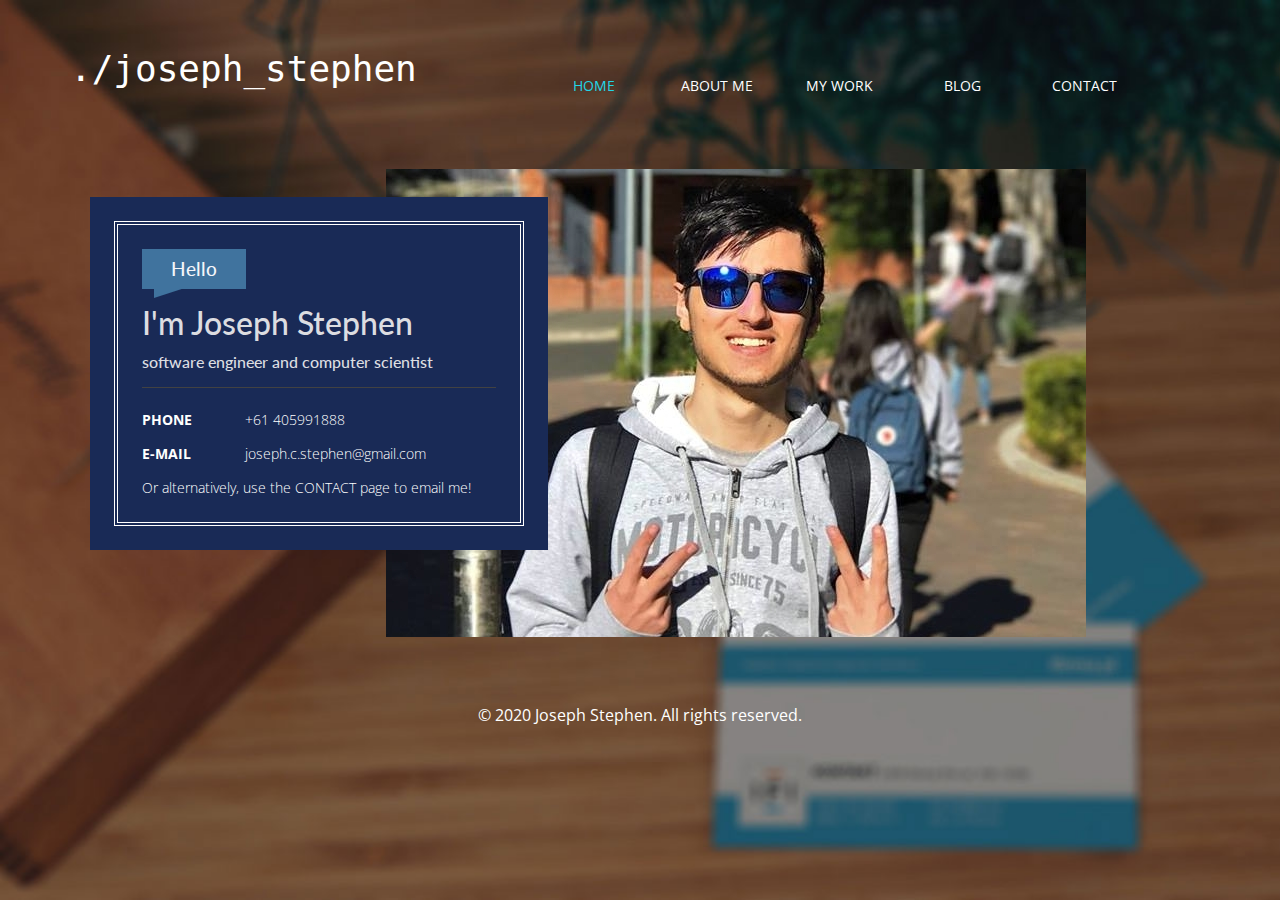
<file: index.html>
<!DOCTYPE html>
<html>
<head>
<!-- TODO: Implement Do Not Track (DNT) feature for script below -->
<!-- Global site tag (gtag.js) - Google Analytics -->
<script async src="https://www.googletagmanager.com/gtag/js?id=UA-131574508-1"></script>
<script>
  window.dataLayer = window.dataLayer || [];
  function gtag(){dataLayer.push(arguments);}
  gtag('js', new Date());

  gtag('config', 'UA-131574508-1');
</script>

<title>Home - Joseph Stephen</title>
<!-- for-mobile-apps -->
<meta name="viewport" content="width=device-width, initial-scale=1">
<meta http-equiv="Content-Type" content="text/html; charset=utf-8" />
<meta name="description" content="Personal website and InfoSec blog of young Australian computer scientist and software engineer, Joseph Stephen." />
<meta name="keywords" content="software,software engineer,australian,australia,information security,infosec,hacking,resume,cv,computers,science,computer science,coding,programming,engineering,young,blog,programmer" />
<meta name="author" content="Joseph Stephen" />
<script type="application/x-javascript"> addEventListener("load", function() { setTimeout(hideURLbar, 0); }, false);
		function hideURLbar(){ window.scrollTo(0,1); } </script>
<!-- //for-mobile-apps -->
<link href="css/bootstrap.css" rel="stylesheet" type="text/css" media="all" />
<link href="css/style.css" rel="stylesheet" type="text/css" media="all" />
<link rel="stylesheet" href="css/swipebox.css">
<!-- js -->
<script type="text/javascript" src="js/jquery-2.1.4.min.js"></script>
<!-- //js -->
<link href='//fonts.googleapis.com/css?family=Lato:400,100,100italic,300,300italic,400italic,700,700italic,900,900italic' rel='stylesheet' type='text/css'>
<link href='//fonts.googleapis.com/css?family=Open+Sans:400,300,300italic,400italic,600,600italic,700,700italic,800,800italic' rel='stylesheet' type='text/css'>
<!-- icons -->
<link rel="apple-touch-icon" sizes="180x180" href="apple-touch-icon.png">
<link rel="icon" type="image/png" sizes="32x32" href="favicon-32x32.png">
<link rel="icon" type="image/png" sizes="16x16" href="favicon-16x16.png">
<link rel="manifest" href="site.webmanifest">
<link rel="shortcut icon" type="image/png" href="favicon.ico"/>
<!-- //icons -->
</head>

<body>
	<div class="banner_body">
		<div class="container">
			<div class="w3ls_logo_nav">
				<div class="w3ls_logo_nav_right">
					<div class="sap_tabs">
						<div class="w3ls_logo_nav_left">
							<h1><a href="index.html">./joseph_stephen</a></h1>
						</div>
						<div id="horizontalTab" style="display: block; width: 100%; margin: 0px;">
							<div class="resp-tabs-container">

								<ul class="resp-tabs-list">
									<li class="resp-tab-item" aria-controls="tab_item-1" id="tab_item-1">Home</li>
									<li class="resp-tab-item" aria-controls="tab_item-2" id="tab_item-2">About Me</li>
									<li class="resp-tab-item" aria-controls="tab_item-3" id="tab_item-3">My Work</li>
									<li class="resp-tab-item" aria-controls="tab_item-4" id="tab_item-4">Blog</li>
									<li class="resp-tab-item" aria-controls="tab_item-5" id="tab_item-5">Contact</li>
								</ul>
								<div class="tab-1 resp-tab-content" aria-labelledby="tab_item-1">
				<!-- home -->
									<div class="wthree_tab_content">
										<img src="images/banner.jpg" alt=" " class="img-responsive" />
										<div class="wthree_tab_content_pos1">
											<ul>
												<!-- <li><a href="https://www.facebook.com/jcst0" class="facebook"></a></li>
												<li><a href="https://twitter.com/jcst_" class="twitter"></a></li> -->
											</ul>
										</div>
										<div class="wthree_tab_content_pos">
											<div class="wthree_tab_content_pos_grid">
												<h2>Hello</h2>
												<h3>I'm Joseph Stephen</h3>
												<h6>software engineer and computer scientist</h6>
												<ul class="address">
													<li>
														<ul class="address-text">
															<li><b>PHONE </b></li>
															<li>+61 405991888</li>
														</ul>
													</li>
													<li>
														<ul class="address-text">
															<li><b>E-MAIL </b></li>
															<li><a href="mailto:joseph.c.stephen@gmail.com">joseph.c.stephen<span style="display:none">goawayspammers></span>@gmail.com</a></li>
															<!-- TODO: Implement https://stackoverflow.com/a/23256093/3924471 to fix mailto address spam -->
															<li>Or alternatively, use the CONTACT page to email me!<li>
														</ul>
													</li>
												</ul>
											</div>
										</div>
									</div>
				<!-- //home -->
								</div>
								<div class="tab-2 resp-tab-content" aria-labelledby="tab_item-2">
				<!-- about -->
									<div class="agile_about">
										<div class="agile_about_pos">
											<img src="images/1.png" alt=" " class="img-responsive" />
										</div>
									</div>
									<div class="agileits_agile_about">
										<h3>About Me</h3>
										<div class="col-md-6 agileits_agile_about_left">
											<p>Australian computer science student studying at The University of Sydney.
											   21 years old and passionate about everything IT, hardware and software.
											   My main hobby is back-end developing and IT security. I love coding and building things, but I also love breaking things.
											   Hacking is something I've been doing since the early days of high school and having done a course in IT security
											 	 at my University (and achieving high marks!), I've decided to start a blog about everything infosec,
											   right here on my personal piece of internet real estate. Hope you enjoy reading!</p>
										</div>
										<div class="col-md-6 agileits_agile_about_right">
											<h4>“If you can't explain it simply, you don't understand it well enough.” - Albert Einstein</h4>
											<h5><a href="https://twitter.com/realDonaldTrump/status/499601930453524481">thank u donald</a></h5>
										</div>
										<div class="clearfix"> </div>
										<div class="agileits_skills_grids">
											<div class="col-md-6 agileits_skills_grid">
												<div class="skills">
													<div class="skill1" style="width:95%"> </div>
													<div class="bar">
														<p>Python</p>
													</div>
												</div>
												<div class="skills skills1">
													<div class="skill3" style="width:85%"> </div>
													<div class="bar">
														<p>Java</p>
													</div>
												</div>
												<div class="skills skills2">
													<div class="skill4" style="width:70%"> </div>
													<div class="bar">
														<p>C</p>
													</div>
												</div>
												<div class="skills skills3">
													<div class="skill5" style="width:50%"> </div>
													<div class="bar">
														<p>HTML/CSS/JS</p>
													</div>
												</div>
											</div>
											<div class="col-md-6 agileits_skills_grid">
												<div class="skills">
													<div class="skill1" style="width:75%"> </div>
													<div class="bar">
														<p>Unix</p>
													</div>
												</div>
												<div class="skills skills1">
													<div class="skill3" style="width:65%"> </div>
													<div class="bar">
														<p>Git</p>
													</div>
												</div>
												<div class="skills skills2">
													<div class="skill4" style="width:80%"> </div>
													<div class="bar">
														<p>CRM Developer</p>
													</div>
												</div>
												<div class="skills skills3">
													<div class="skill5" style="width:90%"> </div>
													<div class="bar">
														<p>Software Testing</p>
													</div>
												</div>
											</div>
											<div class="clearfix"> </div>
										</div>
									</div>
				<!-- //about -->
								</div>
								<div class="tab-3 resp-tab-content" aria-labelledby="tab_item-3">
				<!-- work -->
									<div class="agile_about">
										<div class="agile_about_pos">
											<img src="images/1.png" alt=" " class="img-responsive" />
										</div>
									</div>
									<div class="agileits_agile_about">
										<h3>My Work</h3>
										<h2>Under Construction! Will be arriving very soon! :)</h2>
										<div class="agileits_agile_about_portfolio">
											<div class="clearfix"> </div>
										</div>
										<!-- swipe box js -->
										<script src="js/jquery.swipebox.min.js"></script>
											<script type="text/javascript">
												jQuery(function($) {
													$(".swipebox").swipebox();
												});
										</script>
										<!-- //swipe box js -->
									</div>
				<!-- //work -->
								</div>
								<div class="tab-4 resp-tab-content" aria-labelledby="tab_item-4">
				<!-- blog -->
									<div class="agile_about">
										<div class="agile_about_pos">
											<img src="images/1.png" alt=" " class="img-responsive" />
										</div>
									</div>
									<div class="agileits_agile_about">
										<h3>Blog</h3>

										<div class="agileits_agile_about_blog">
											<div class="col-md-6 agileits_agile_about_blog_left">
												<div class="agile_about_blog_left_grid">
													<a href="#" data-toggle="modal" data-target="#myModal"><img src="images/8.jpg" alt=" " class="img-responsive" /></a>
													<div class="agile_about_blog_left_grid_pos">
														<ul>
															<li>05</li>
															<li>April, 2020</li>
														</ul>
													</div>
												</div>
											</div>
											<div class="col-md-6 agileits_agile_about_blog_right">
												<div class="agile_about_blog_right_grid">
													<div class="agile_model">
														<a href="#" data-toggle="modal" data-target="#myModal">RSA Cryptosystem and Prime Numbers</a>
													</div>
													<div class="agile_about_blog_right_grid_list">
														<ul>
															<li><span class="glyphicon glyphicon-user" aria-hidden="true"></span><a href="#">Joseph</a></li>
															<li><span class="glyphicon glyphicon-envelope" aria-hidden="true"></span><a href="#">0 Comments (still making a comment system)</a></li>
														</ul>
													</div>
													<p>Still writing this blog! Will be arriving very soon :)</p>
												</div>
											</div>
											<div class="clearfix"> </div>
										</div>
										<div class="modal video-modal fade" id="myModal" tabindex="-1" role="dialog" aria-labelledby="myModal">
											<div class="modal-dialog" role="document">
												<div class="modal-content">
													<div class="modal-header">
														RSA Cryptosystem and Prime Numbers
														<button type="button" class="close" data-dismiss="modal" aria-label="Close"><span aria-hidden="true">&times;</span></button>
													</div>
													<section>
														<div class="modal-body">
															<img src="images/8.jpg" alt=" " class="img-responsive" />
															<p>Still writing this blog! Will be arriving very soon :)</i></p>
														</div>
													</section>
												</div>
											</div>
										</div>
										</div>
									</div>
				<!-- //blog -->
								</div>
								<div class="tab-5 resp-tab-content" aria-labelledby="tab_item-5">
				<!-- contact -->
				<script src="https://www.google.com/recaptcha/api.js" async defer></script>
									<div class="agile_about">
										<div class="agile_about_pos">
											<img src="images/1.png" alt=" " class="img-responsive" />
										</div>
									</div>
									<div class="agileits_agile_about">
										<h3>Contact Me</h3>
										<div class="agileits_agile_about_mail">
											<form action="https://usebasin.com/f/7df89d0fc5c7" method="post">
												<div class="col-md-6 agileits_agile_about_mail_left">
													<input type="text" id="name" name="Name" placeholder="Name" required="">
													<input type="text" id="subject" name="Subject" placeholder="Subject" required="">
												</div>
												<div class="col-md-6 agileits_agile_about_mail_left">
													<input type="email" id="email" name="Email" placeholder="Email" required="">
													<input type="text" id="phone" name="Phone" placeholder="Phone">
												</div>
												<div class="clearfix"> </div>
												<textarea name="Message" id="message" placeholder="Message..." required=""></textarea>
												<div class="g-recaptcha" data-sitekey="6Lew3SMUAAAAAJ82QoS7gqOTkRI_dhYrFy1f7Sqy"></div>
												<input type="submit" value="Submit">
											</form>
										</div>
									</div>
									<div class="w3agile_map">
										<iframe src="https://www.google.com/maps/embed?pb=!1m18!1m12!1m3!1d3312.0422320154676!2d151.185834532329!3d-33.88856616813313!2m3!1f0!2f0!3f0!3m2!1i1024!2i768!4f13.1!3m3!1m2!1s0x6b12b1d4ab9ef1d9%3A0x1d017d69037a07c0!2sThe+University+of+Sydney!5e0!3m2!1sen!2sau!4v1546010359090" style="border:0"></iframe>
										<div class="agileinfo_map_color">
											<div class="agileinfo_map_color_grid">
												<div class="col-md-4 agileinfo_map_color_grid_left">
													<h4><span class="glyphicon glyphicon-map-marker" aria-hidden="true"></span>Address</h4>
													<p>lol, not yet</p>
												</div>
												<div class="col-md-4 agileinfo_map_color_grid_left">
													<h4><span class="glyphicon glyphicon-envelope" aria-hidden="true"></span>Mail Me</h4>
													<p><a href="mailto:joseph.c.stephen@gmail.com"> joseph.c.stephen<span style="display:none">goawayspammers></span>@gmail.com</a></p>
													<!-- TODO: Implement https://stackoverflow.com/a/23256093/3924471 to fix mailto address spam -->
												</div>
												<div class="col-md-4 agileinfo_map_color_grid_left">
													<h4><span class="glyphicon glyphicon-earphone" aria-hidden="true"></span>Phone</h4>
													<p>+61 405991888</p>
												</div>
												<div class="clearfix"> </div>
											</div>
										</div>
									</div>
								</div>
			<!-- //contact -->
							</div>
						</div>

					</div>
					<script src="js/easyResponsiveTabs.js" type="text/javascript"></script>
						<script type="text/javascript">
							$(document).ready(function () {
								$('#horizontalTab').easyResponsiveTabs({
									type: 'default', //Types: default, vertical, accordion
									width: 'auto', //auto or any width like 600px
									fit: true   // 100% fit in a container
								});
							});
						</script>
				</div>
				<div class="clearfix"> </div>
			</div>
			<div class="agileits_copyright">
				<p>© 2020 Joseph Stephen. All rights reserved.</a></p>
			</div>
		</div>
	</div>
<!-- for bootstrap working -->
<script src="js/bootstrap.js"></script>
<!-- //for bootstrap working -->
</body>
</html>
</file>
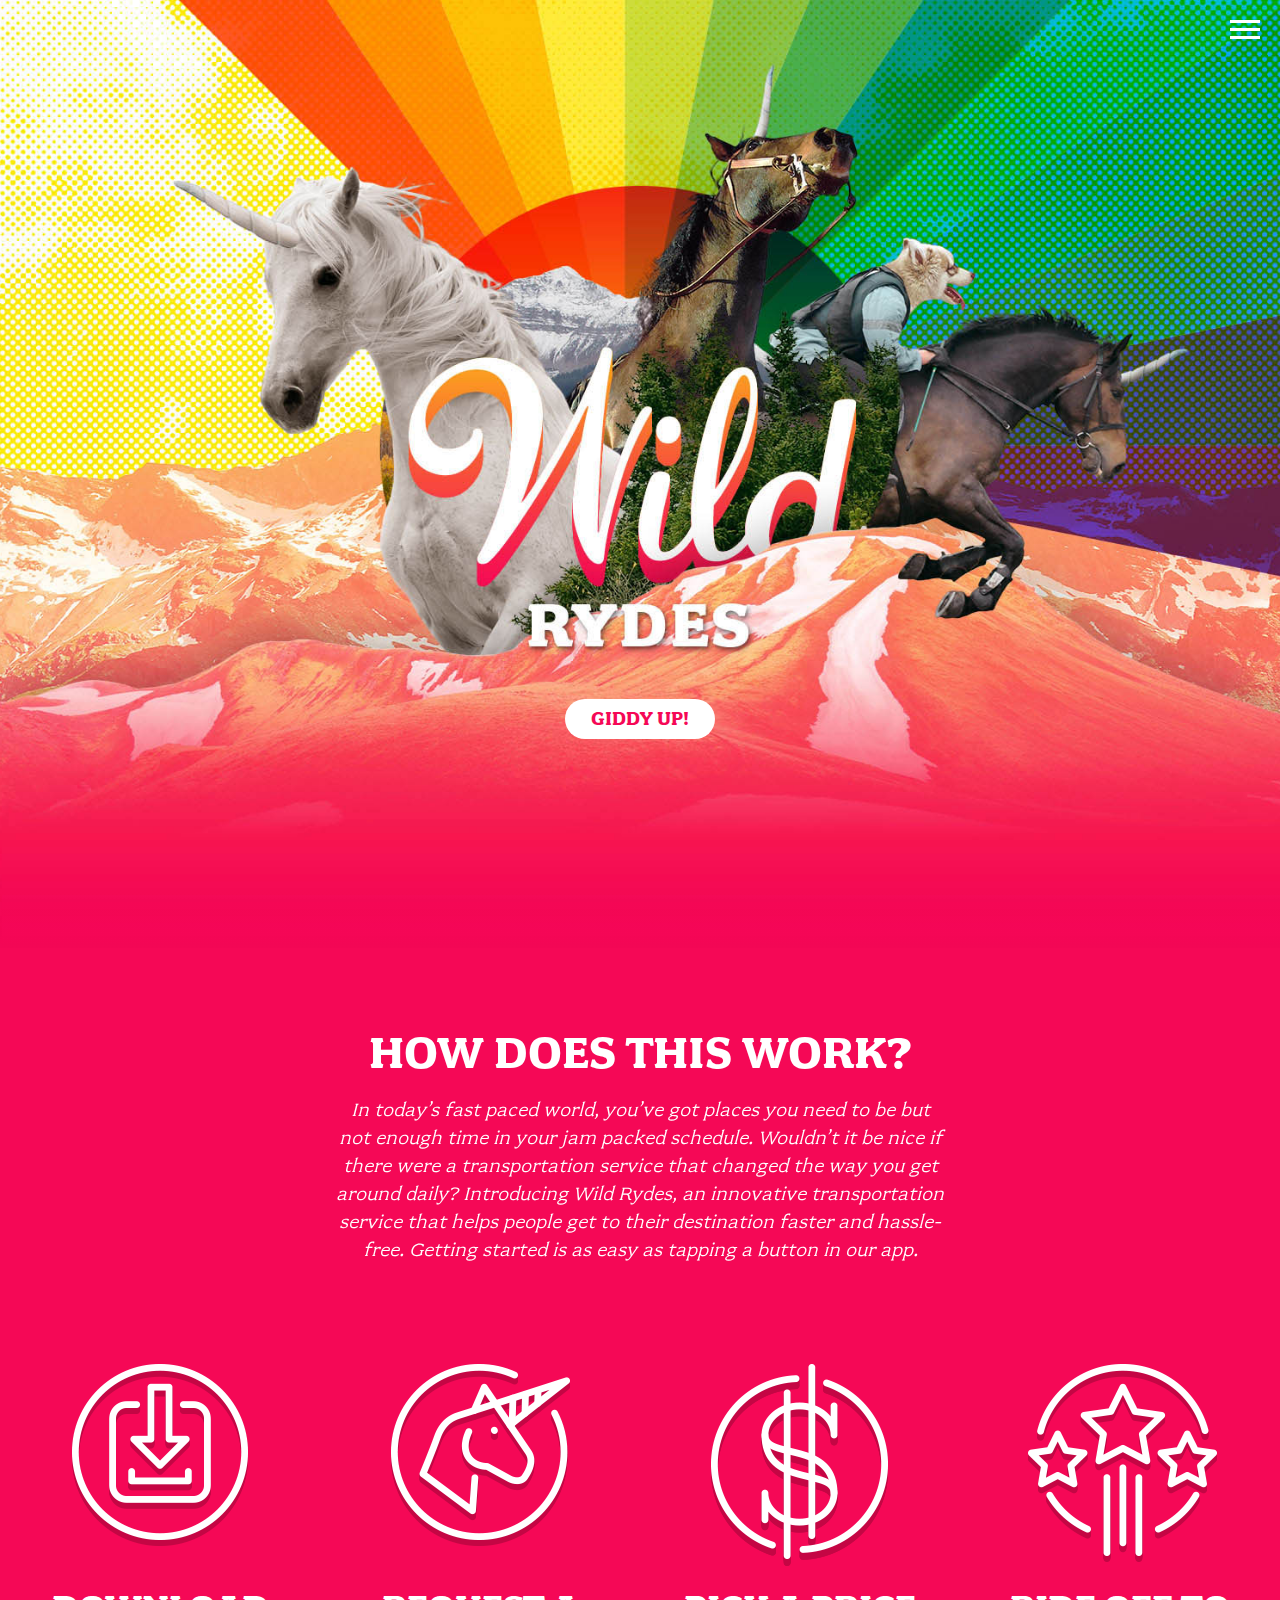
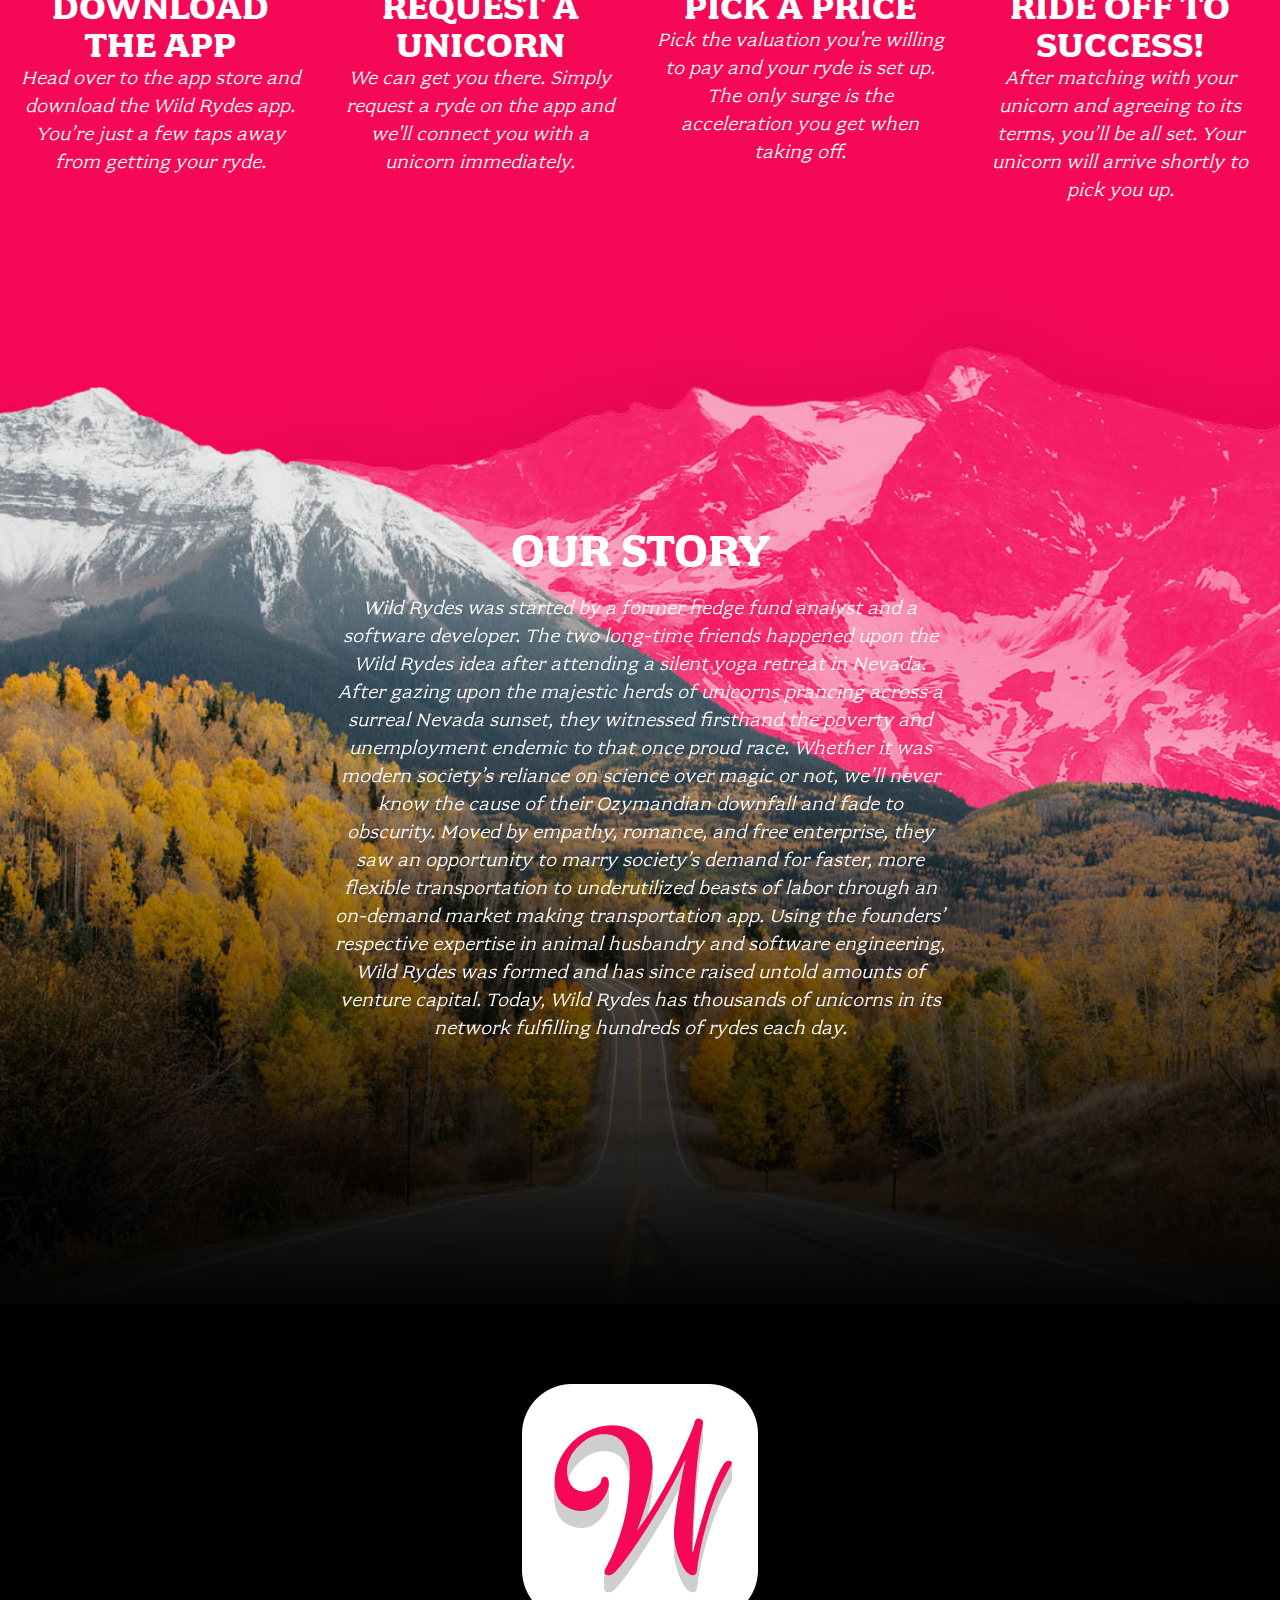
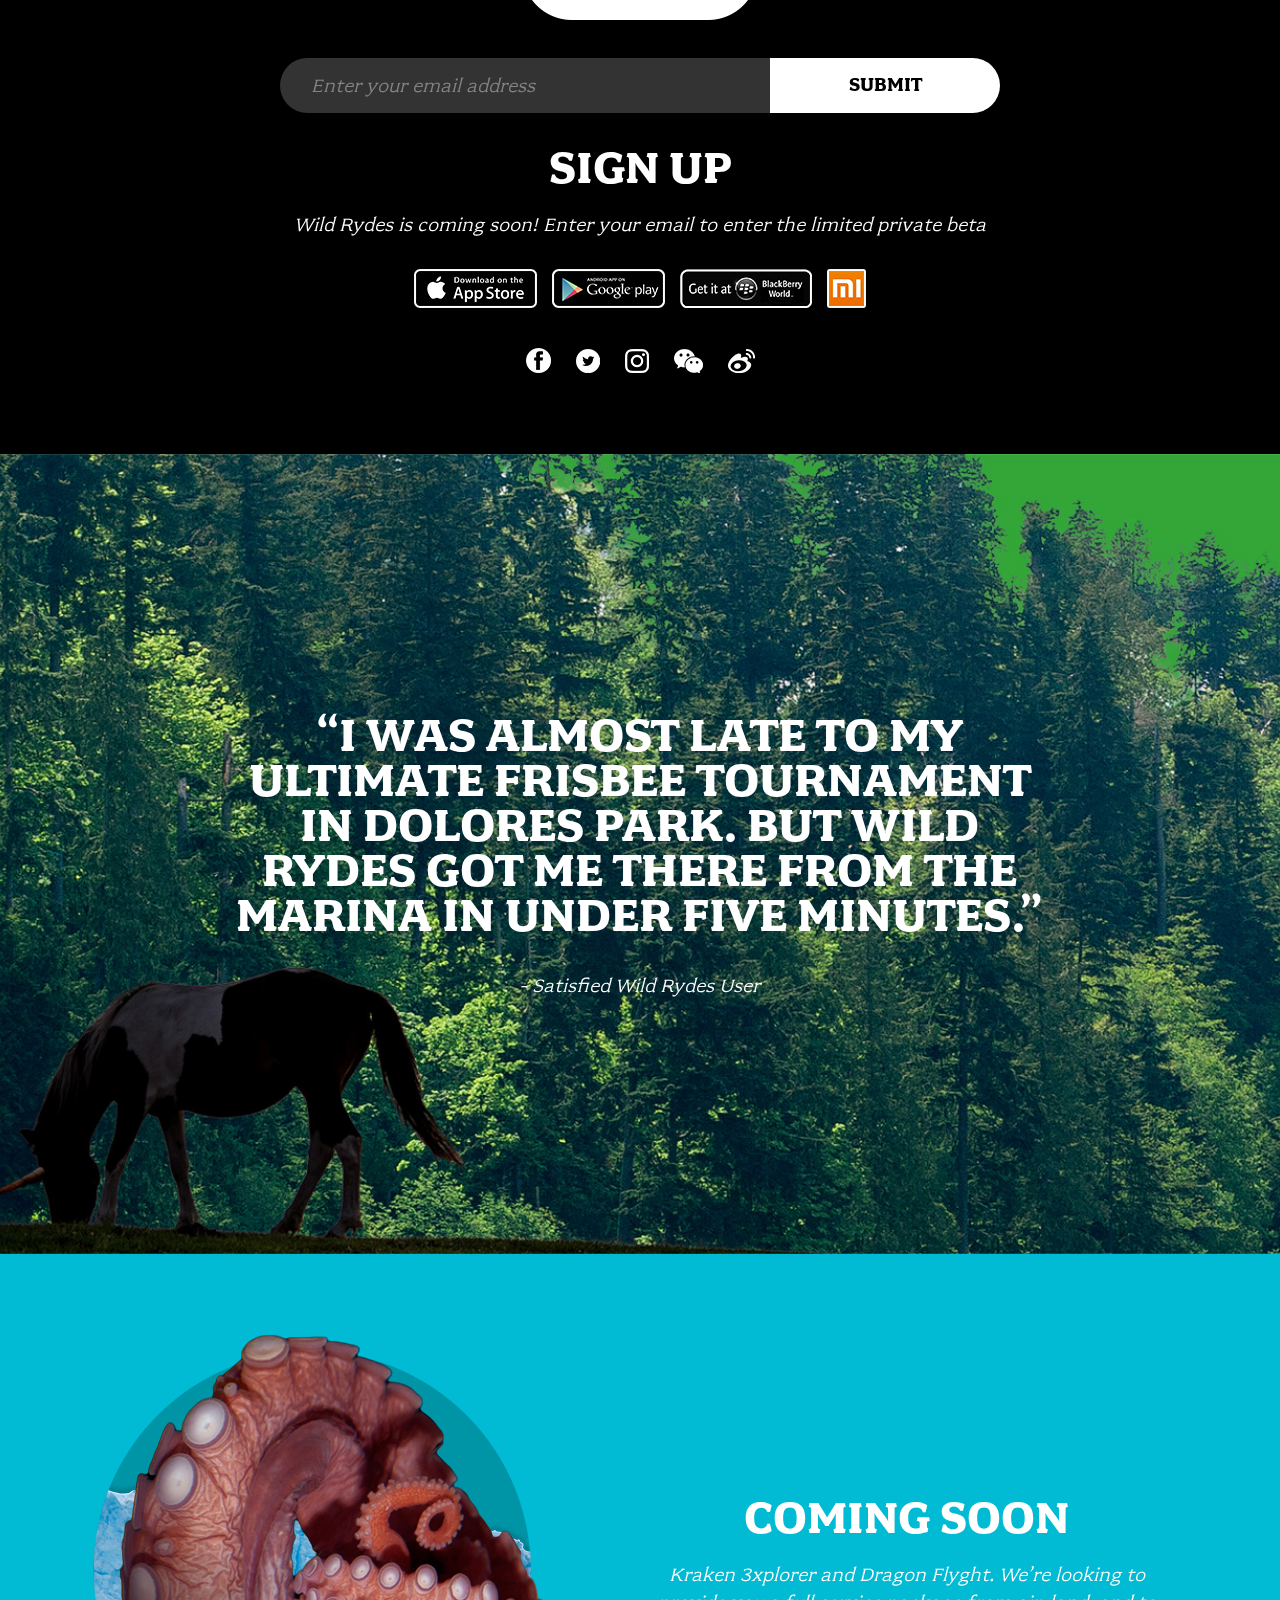
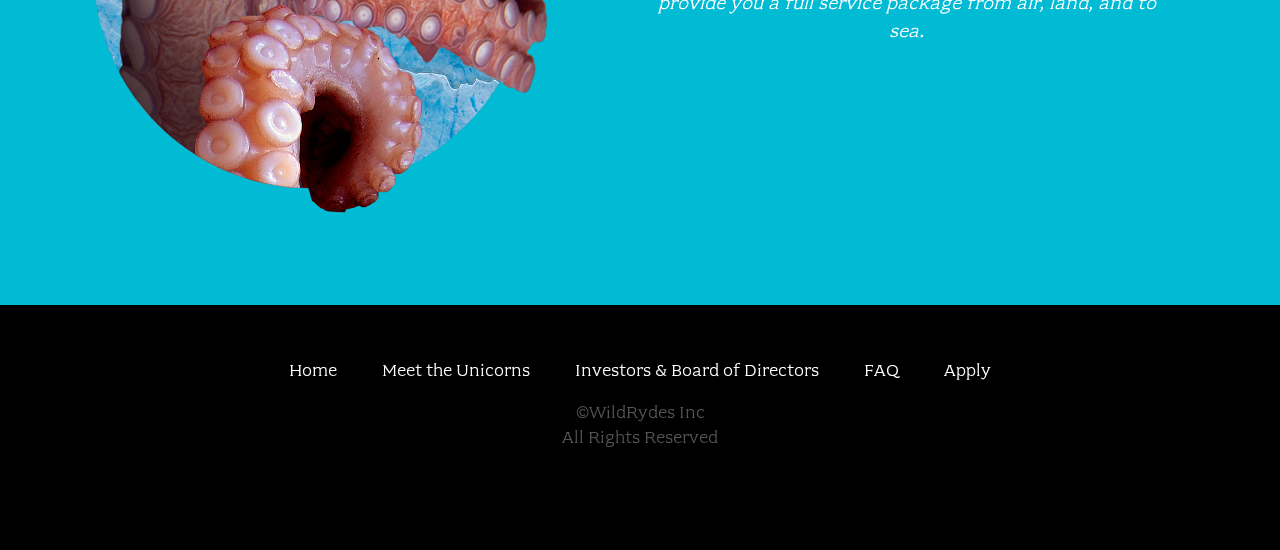
<file: aws/index.html>
<!doctype html>
<html class="no-js" lang="">
<head>
  <meta charset="utf-8">
  <meta name="description" content="">
  <meta name="viewport" content="width=device-width, initial-scale=1">
  <title>Wild Rydes</title>

  <link rel="stylesheet" href="css/font.css">
  <link rel="stylesheet" href="css/main.css">

  <script src="js/vendor/modernizr.js"></script>
</head>
<body class="page-home">

  <header class="site-header">
    <h1 class="title">Wild Rydes</h1>
    <nav class="site-nav">
      <ul>
        <li><a href="index.html">Home</a></li>
        <li><a href="unicorns.html">Meet the Unicorns</a></li>
        <li><a href="investors.html">Investors &amp; Board of Directors</a></li>
        <li><a href="faq.html">FAQ</a></li>
        <li><a href="apply.html">Apply</a></li>
      </ul>
    </nav>
    <button type="button" class="btn-menu"><span>Menu</span></button>
    <a class="home-button" href="register.html">Giddy Up!</a>
  </header>

  <section class="home-about">
    <div class="row column large-9 xlarge-6 xxlarge-4">
      <h2 class="section-title">How Does This Work?</h2>
      <p class="content">
        In today’s fast paced world, you’ve got places you need to be but not enough time in your jam packed schedule. Wouldn’t it be nice if there were a transportation service that changed the way you get around daily? Introducing Wild Rydes, an innovative transportation service that helps people get to their destination faster and hassle-free. Getting started is as easy as tapping a button in our app.
      </p>
    </div>

    <div class="row medium-up-2 large-up-4">
      <div class="column">
        <div class="home-about-block">
          <h3 class="title icon-download">Download The App</h3>
          <p class="content">Head over to the app store and download the Wild Rydes app. You’re just a few taps away from getting your ryde.</p>
        </div>
      </div>

      <div class="column">
        <div class="home-about-block">
          <h3 class="title icon-unicorn">Request A Unicorn</h3>
          <p class="content">We can get you there. Simply request a ryde on the app and we'll connect you with a unicorn immediately.</p>
        </div>
      </div>

      <div class="column">
        <div class="home-about-block">
          <h3 class="title icon-price">Pick A Price</h3>
          <p class="content">Pick the valuation you're willing to pay and your ryde is set up. The only surge is the acceleration you get when taking off.</p>
        </div>
      </div>

      <div class="column">
        <div class="home-about-block">
          <h3 class="title icon-success">Ride Off To Success!</h3>
          <p class="content">After matching with your unicorn and agreeing to its terms, you’ll be all set. Your unicorn will arrive shortly to pick you up.</p>
        </div>
      </div>
    </div>
  </section>

  <section class="home-story">
    <div class="row column large-9 xlarge-6 xxlarge-4">
      <h2 class="section-title">Our Story</h2>
      <p class="content">
        Wild Rydes was started by a former hedge fund analyst and a software developer. The two long-time friends happened upon the Wild Rydes idea after attending a silent yoga retreat in Nevada. After gazing upon the majestic herds of unicorns prancing across a surreal Nevada sunset, they witnessed firsthand the poverty and unemployment endemic to that once proud race. Whether it was modern society’s reliance on science over magic or not, we’ll never know the cause of their Ozymandian downfall and fade to obscurity. Moved by empathy, romance, and free enterprise, they saw an opportunity to marry society’s demand for faster, more flexible transportation to underutilized beasts of labor through an on-demand market making transportation app. Using the founders’ respective expertise in animal husbandry and software engineering, Wild Rydes was formed and has since raised untold amounts of venture capital. Today, Wild Rydes has thousands of unicorns in its network fulfilling hundreds of rydes each day.
      </p>
    </div>
  </section>

  <section class="home-sign-up">
    <div class="row column">
      <img class="icon-w" src="images/wr-home-W.png">

      <form onsubmit="javascript:void(0);">
        <input type="email" placeholder="Enter your email address">
        <button type="button">Submit</button>
      </form>

      <h2 class="section-title">Sign Up</h2>

      <p class="content">Wild Rydes is coming soon! Enter your email to enter the limited private beta</p>

      <div class="apps">
        <a class="app-icon" href=""><img src="images/wr-home-apple.png"></a>
        <a class="app-icon" href=""><img src="images/wr-home-google.png"></a>
        <a class="app-icon" href=""><img src="images/wr-home-blackberry.png"></a>
        <a class="app-icon" href=""><img src="images/wr-home-Xiaomi.png"></a>
      </div>

      <div class="social">
        <a class="icon-fb" href="">Facebook</a>
        <a class="icon-tw" href="">Twitter</a>
        <a class="icon-ig" href="">Instagram</a>
        <a class="icon-wc" href="">Wechat</a>
        <a class="icon-wb" href="">Weibo</a>
      </div>
    </div>
  </section>

  <section class="home-quote">
    <div class="row column medium-8 xxlarge-6">
      <div class="quote-wrap">
        <div class="quote">
          “I was almost late to my ultimate frisbee tournament in DOLORES park. But Wild Rydes Got me there from the marina in under five minutes.”
        </div>
        <div class="quoter">- Satisfied Wild Rydes User</div>
      </div>
    </div>
  </section>

  <section class="kraken-callout">
    <div class="row">
      <div class="columns medium-6 xxlarge-4 xxlarge-offset-2">
        <img src="images/wr-home-kraken.png">
      </div>

      <div class="columns medium-6 xlarge-5 xxlarge-4">
        <h4 class="title">Coming Soon</h4>
        <p class="content">
          Kraken 3xplorer and Dragon Flyght. We’re looking to provide you a full service package from air, land, and to sea.
        </p>
      </div>
    </div>
  </section>

  <footer class="site-footer">
    <div class="row column">
      <nav class="footer-nav">
        <ul>
          <li><a href="index.html">Home</a></li>
          <li><a href="unicorns.html">Meet the Unicorns</a></li>
          <li><a href="investors.html">Investors & Board of Directors</a></li>
          <li><a href="faq.html">FAQ</a></li>
          <li><a href="apply.html">Apply</a></li>
        </ul>
      </nav>
    </div>

    <div class="row column">
      <div class="footer-legal">
        &copy;WildRydes Inc<br>
        All Rights Reserved
      </div>
    </div>
  </footer>

  <script src="js/vendor.js"></script>

  <script src="js/main.js"></script>
</body>
</html>
</file>
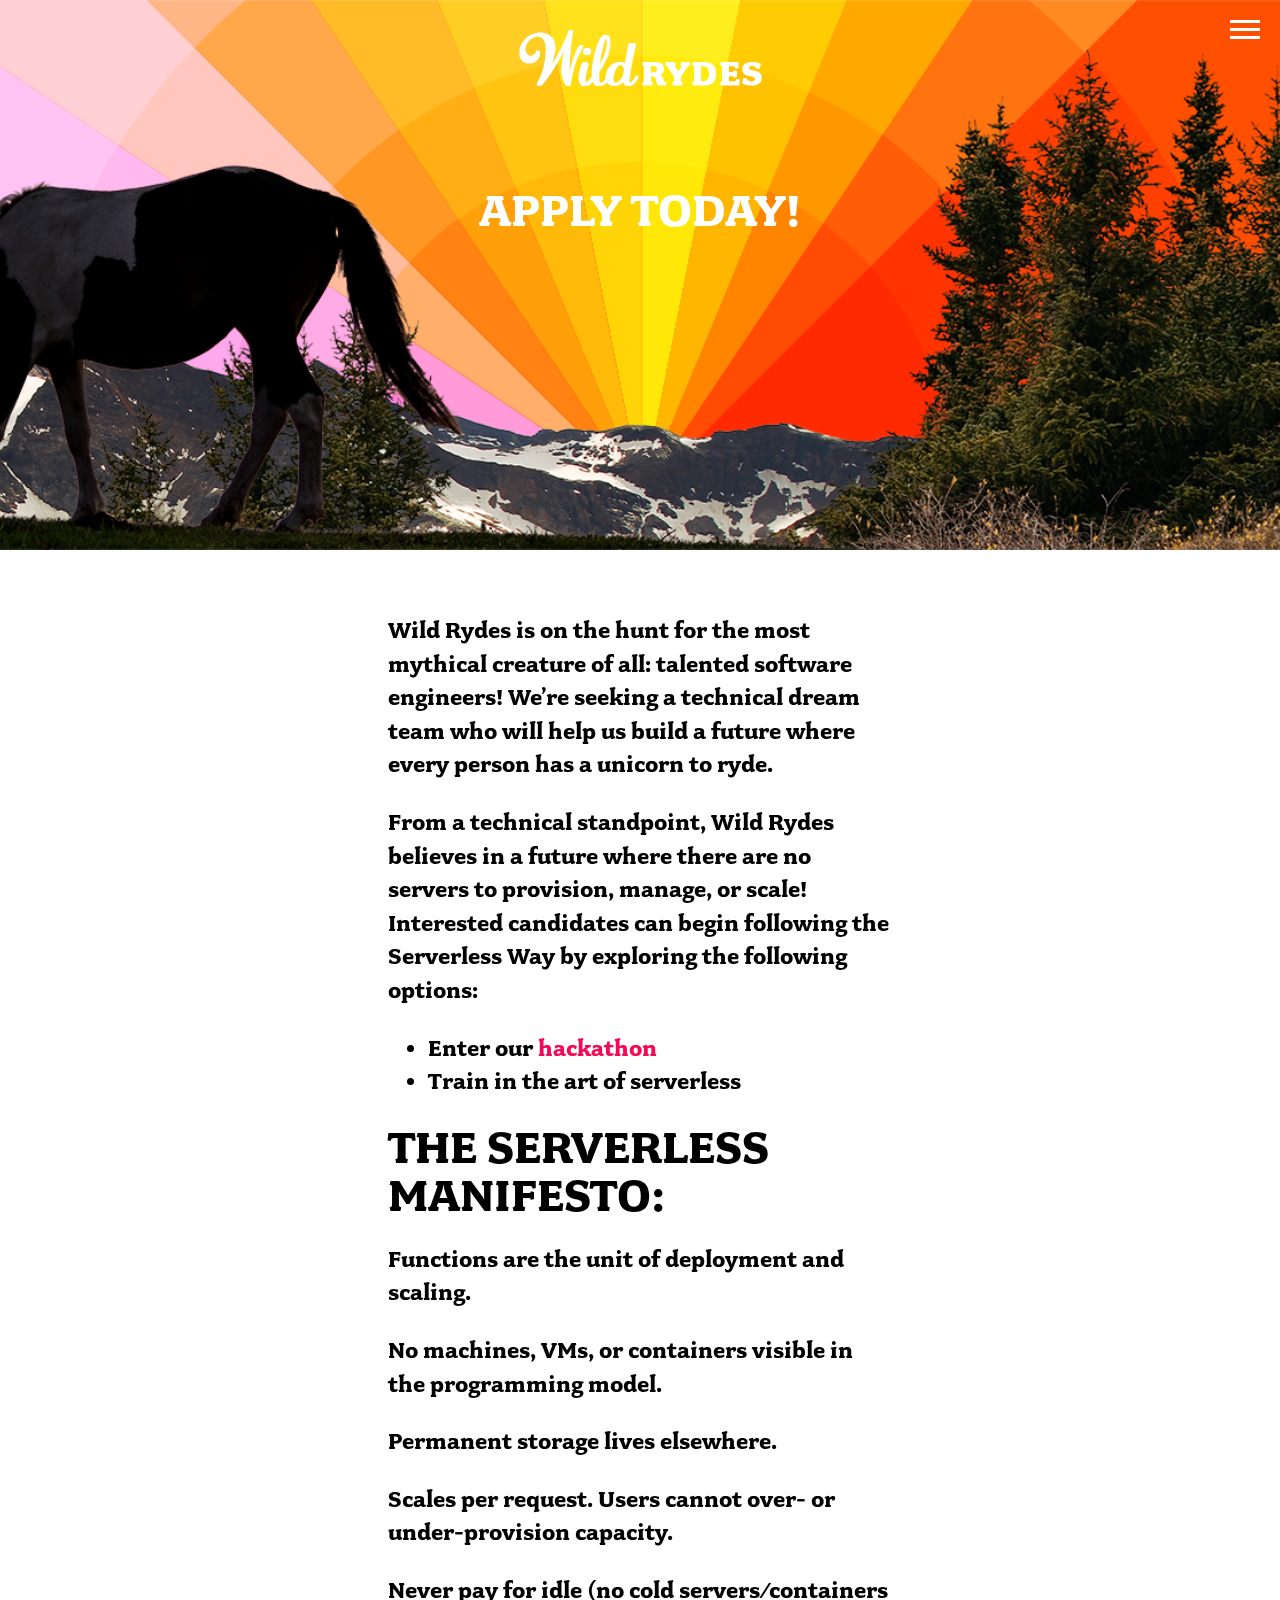
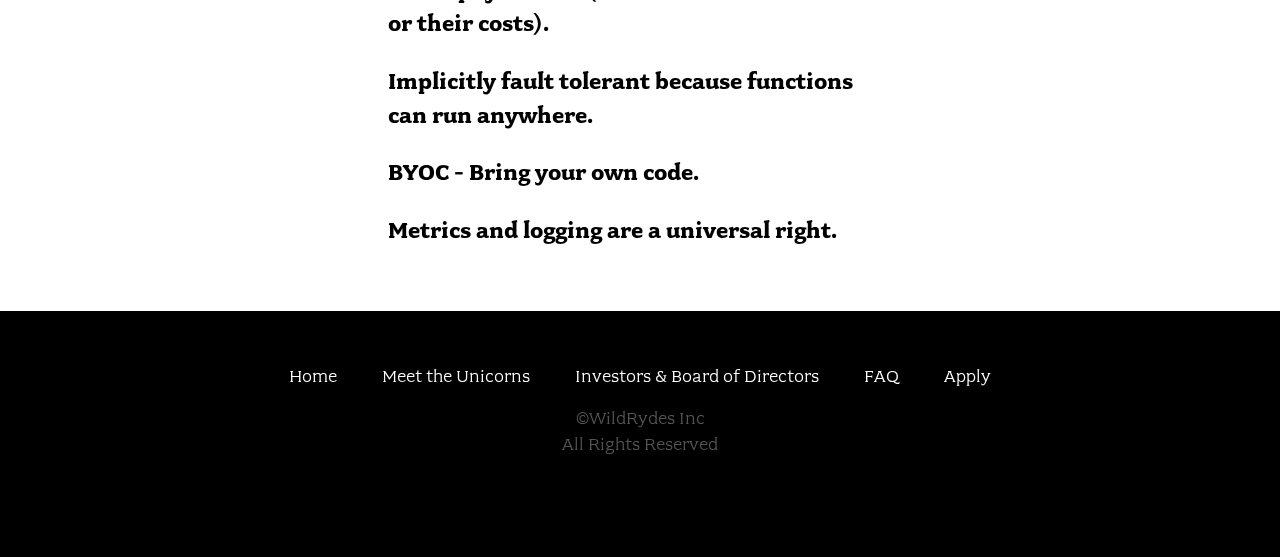
<file: aws/apply.html>
<!doctype html>
<html class="no-js" lang="">
<head>
  <meta charset="utf-8">
  <meta name="description" content="">
  <meta name="viewport" content="width=device-width, initial-scale=1">
  <title>Apply - Wild Rydes</title>

  <link rel="stylesheet" href="css/font.css">
  <link rel="stylesheet" href="css/main.css">

  <script src="js/vendor/modernizr.js"></script>
</head>
<body class="page-apply">

  <header class="site-header">
    <div class="site-logo">Wild Rydes</div>

    <div class="row column medium-8 large-6 xlarge-5 xxlarge-4">
      <h1 class="title">Apply Today!</h1>
    </div>

    <nav class="site-nav">
      <ul>
        <li><a href="index.html">Home</a></li>
        <li><a href="unicorns.html">Meet the Unicorns</a></li>
        <li><a href="investors.html">Investors & Board of Directors</a></li>
        <li><a href="faq.html">FAQ</a></li>
        <li><a href="apply.html">Apply</a></li>
      </ul>
    </nav>
    <button type="button" class="btn-menu"><span>Menu</span></button>
  </header>

  <section class="content">
    <div class="row column medium-10 large-7 xlarge-5">
      <p>Wild Rydes is on the hunt for the most mythical creature of all: talented software engineers! We’re seeking a technical dream team who will help us build a future where every person has a unicorn to ryde.</p>
      <p>From a technical standpoint, Wild Rydes believes in a future where there are no servers to provision, manage, or scale! Interested candidates can begin following the Serverless Way by exploring the following options:</p>
      <ul>
        <li>Enter our <a href="http://awschatbot.devpost.com" target="_blank">hackathon</a></li>
        <li>Train in the art of serverless</li>
      </ul>

      <h2>The Serverless Manifesto:</h2>
      <p>Functions are the unit of deployment and scaling.</p>
      <p>No machines, VMs, or containers visible in the programming model.</p>
      <p>Permanent storage lives elsewhere.</p>
      <p>Scales per request. Users cannot over- or under-provision capacity.</p>
      <p>Never pay for idle (no cold servers/containers or their costs).</p>
      <p>Implicitly fault tolerant because functions can run anywhere.</p>
      <p>BYOC - Bring your own code.</p>
      <p>Metrics and logging are a universal right.</p>
    </div>
  </section>

  <footer class="site-footer">
    <div class="row column">
      <nav class="footer-nav">
        <ul>
          <li><a href="index.html">Home</a></li>
          <li><a href="unicorns.html">Meet the Unicorns</a></li>
          <li><a href="investors.html">Investors & Board of Directors</a></li>
          <li><a href="faq.html">FAQ</a></li>
          <li><a href="apply.html">Apply</a></li>
        </ul>
      </nav>
    </div>

    <div class="row column">
      <div class="footer-legal">
        &copy;WildRydes Inc<br>
        All Rights Reserved
      </div>
    </div>
  </footer>

  <script src="js/vendor.js"></script>

  <script src="js/main.js"></script>
</body>
</html>
</file>
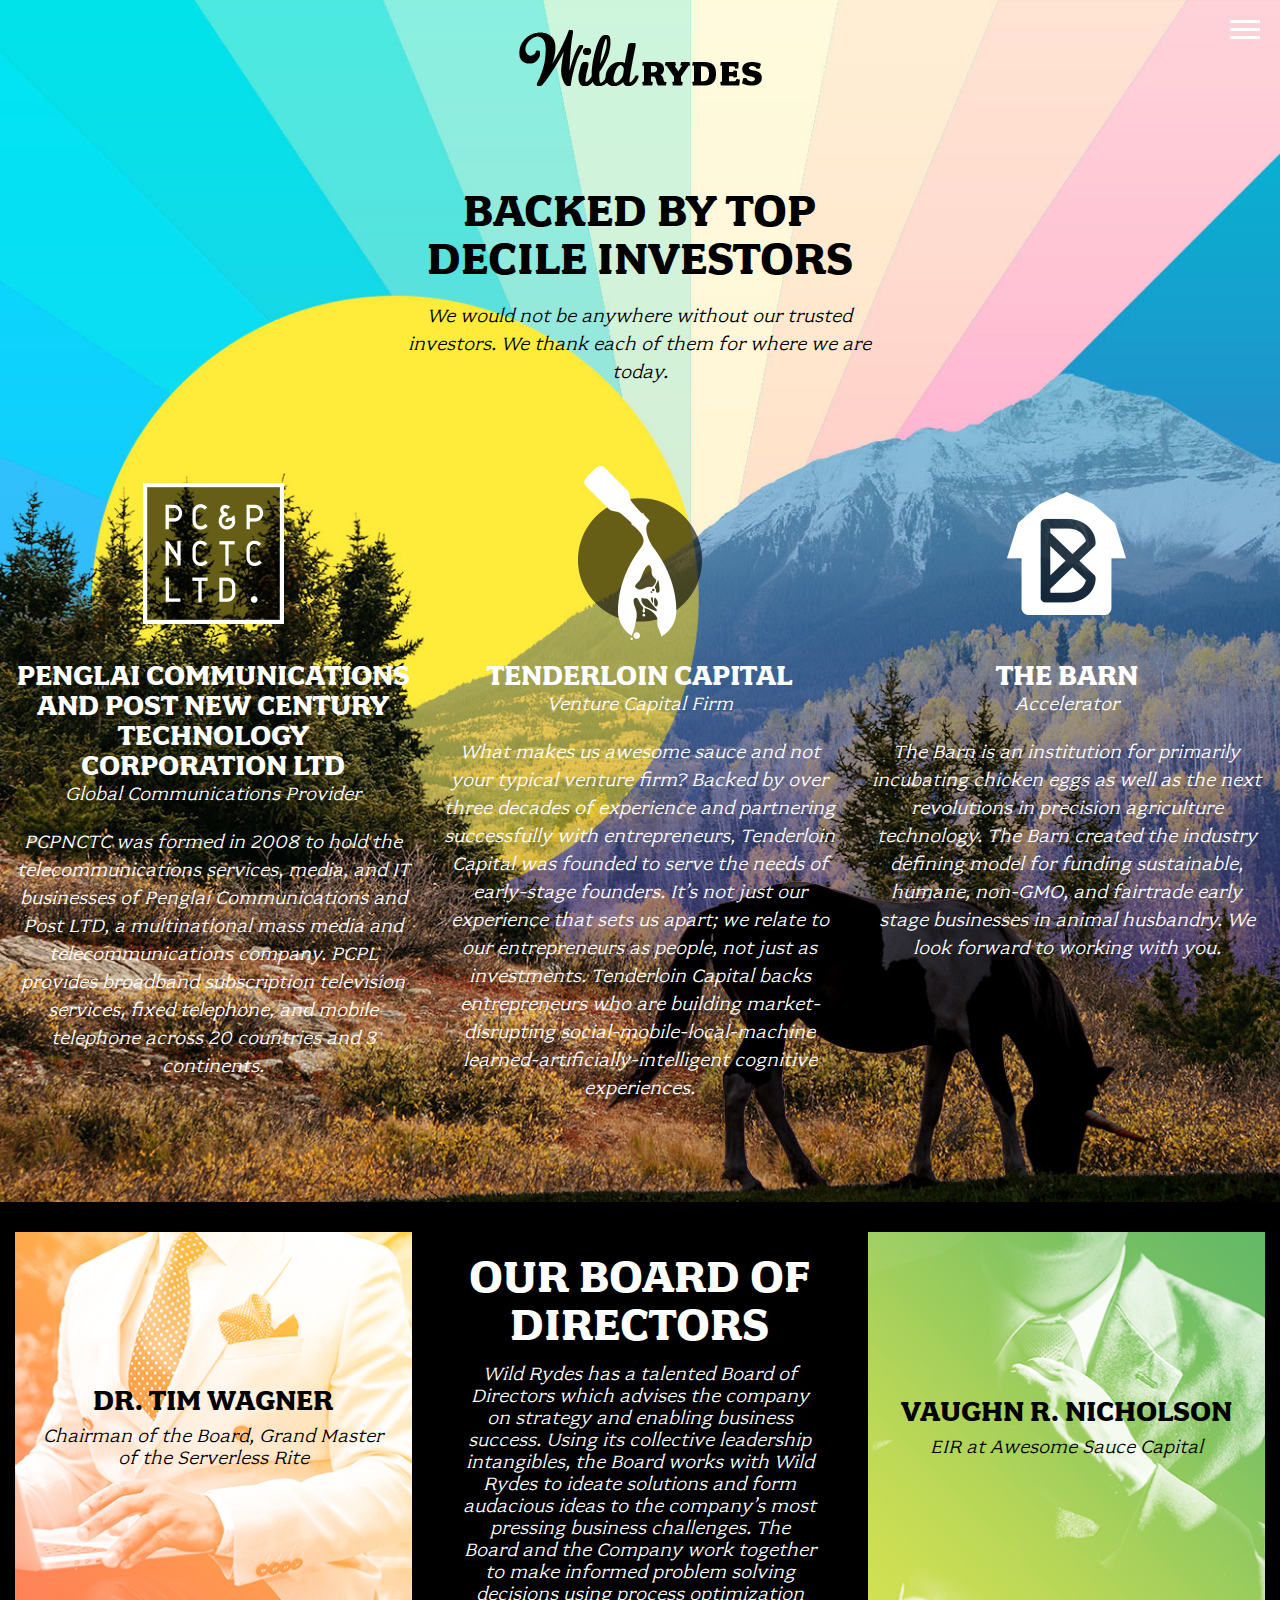
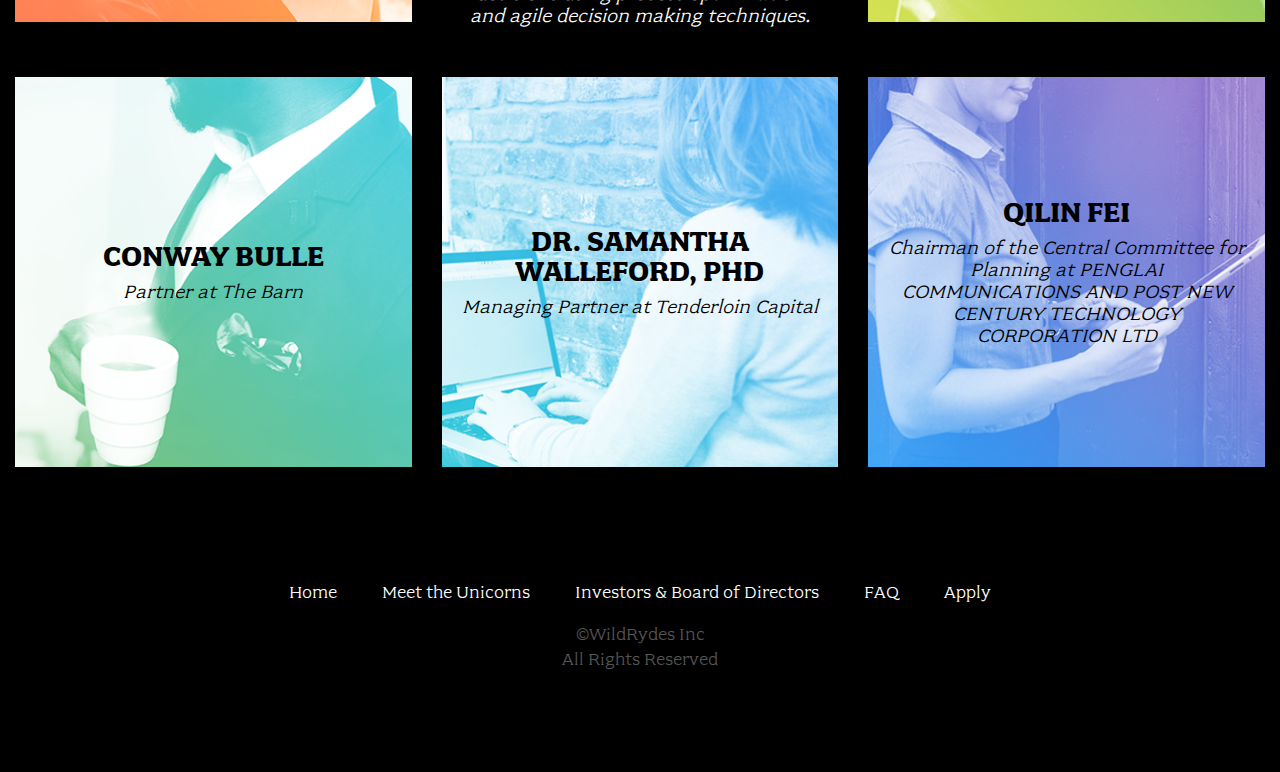
<file: aws/investors.html>
<!doctype html>
<html class="no-js" lang="">
<head>
  <meta charset="utf-8">
  <meta name="description" content="">
  <meta name="viewport" content="width=device-width, initial-scale=1">
  <title>Investors &amp; Board of Directors - Wild Rydes</title>

  <link rel="stylesheet" href="css/font.css">
  <link rel="stylesheet" href="css/main.css">

  <script src="js/vendor/modernizr.js"></script>
</head>
<body class="page-investors">

  <div class="top-section">
    <header class="site-header">
      <div class="site-logo dark">Wild Rydes</div>

      <div class="row column medium-8 large-6 xlarge-5 xxlarge-4">
        <h1 class="title">Backed By Top Decile Investors</h1>
        <p class="content">
          We would not be anywhere without our trusted investors. We thank each of them for where we are today.
        </p>
      </div>

      <nav class="site-nav">
        <ul>
          <li><a href="index.html">Home</a></li>
          <li><a href="unicorns.html">Meet the Unicorns</a></li>
          <li><a href="investors.html">Investors & Board of Directors</a></li>
          <li><a href="faq.html">FAQ</a></li>
          <li><a href="apply.html">Apply</a></li>
        </ul>
      </nav>
      <button type="button" class="btn-menu"><span>Menu</span></button>
    </header>

    <div class="investors-list">
      <div class="row">
        <div class="columns large-4">
          <div class="investor">
            <h2 class="title pcp">Penglai Communications and Post New Century Technology Corporation Ltd</h2>
            <div class="subtitle">Global Communications Provider</div>
            <p class="content">
              PCPNCTC was formed in 2008 to hold the telecommunications services, media, and IT businesses of Penglai Communications and Post LTD, a multinational mass media and telecommunications company. PCPL provides broadband subscription television services, fixed telephone, and mobile telephone across 20 countries and 3 continents.
            </p>
          </div>
        </div>

        <div class="columns large-4">
          <div class="investor">
            <h2 class="title awesome">Tenderloin Capital</h2>
            <div class="subtitle">Venture Capital Firm</div>
            <p class="content">
              What makes us awesome sauce and not your typical venture firm? Backed by over three decades of experience and partnering successfully with entrepreneurs, Tenderloin Capital was founded to serve the needs of early-stage founders. It’s not just our experience that sets us apart; we relate to our entrepreneurs as people, not just as investments. Tenderloin Capital backs entrepreneurs who are building market-disrupting social-mobile-local-machine learned-artificially-intelligent cognitive experiences.
            </p>
          </div>
        </div>

        <div class="columns large-4">
          <div class="investor">
            <h2 class="title barn">The Barn</h2>
            <div class="subtitle">Accelerator</div>
            <p class="content">
              The Barn is an institution for primarily incubating chicken eggs as well as the next revolutions in precision agriculture technology. The Barn created the industry defining model for funding sustainable, humane, non-GMO, and fairtrade early stage businesses in animal husbandry. We look forward to working with you.
            </p>
          </div>
        </div>
      </div>
    </div>
  </div>

  <section class="board-directors">
    <div class="row">
      <div class="columns large-4 large-push-4">
        <div class="intro block">
          <h2 class="title">Our Board of Directors</h2>
          <p class="content">
            Wild Rydes has a talented Board of Directors which advises the company on strategy and enabling business success. Using its collective leadership intangibles, the Board works with Wild Rydes to ideate solutions and form audacious ideas to the company’s most pressing business challenges. The Board and the Company work together to make informed problem solving decisions using process optimization and agile decision making techniques.
          </p>
        </div>
      </div>

      <div class="columns large-4 large-pull-4">
        <div class="one block">
          <h3 class="title">Dr. Tim Wagner</h3>
          <p class="content">Chairman of the Board, Grand Master of the Serverless Rite</p>
        </div>
      </div>

      <div class="columns large-4">
        <div class="two block">
          <h3 class="title">Vaughn R. Nicholson</h3>
          <p class="content">EIR at Awesome Sauce Capital</p>
        </div>
      </div>
    </div>

    <div class="row">
      <div class="columns large-4">
        <div class="three block">
          <h3 class="title">Conway Bulle</h3>
          <p class="content">Partner at The Barn</p>
        </div>
      </div>

      <div class="columns large-4">
        <div class="four block">
          <h3 class="title">Dr. Samantha Walleford, PhD</h3>
          <p class="content">Managing Partner at Tenderloin Capital</p>
        </div>
      </div>

      <div class="columns large-4">
        <div class="five block">
          <h3 class="title">Qilin Fei</h3>
          <p class="content">Chairman of the Central Committee for Planning at PENGLAI COMMUNICATIONS AND POST NEW CENTURY TECHNOLOGY CORPORATION LTD</p>
        </div>
      </div>
    </div>
  </section>

  <footer class="site-footer">
    <div class="row column">
      <nav class="footer-nav">
        <ul>
          <li><a href="index.html">Home</a></li>
          <li><a href="unicorns.html">Meet the Unicorns</a></li>
          <li><a href="investors.html">Investors & Board of Directors</a></li>
          <li><a href="faq.html">FAQ</a></li>
          <li><a href="apply.html">Apply</a></li>
        </ul>
      </nav>
    </div>

    <div class="row column">
      <div class="footer-legal">
        &copy;WildRydes Inc<br>
        All Rights Reserved
      </div>
    </div>
  </footer>

  <script src="js/vendor.js"></script>

  <script src="js/main.js"></script>
</body>
</html>
</file>
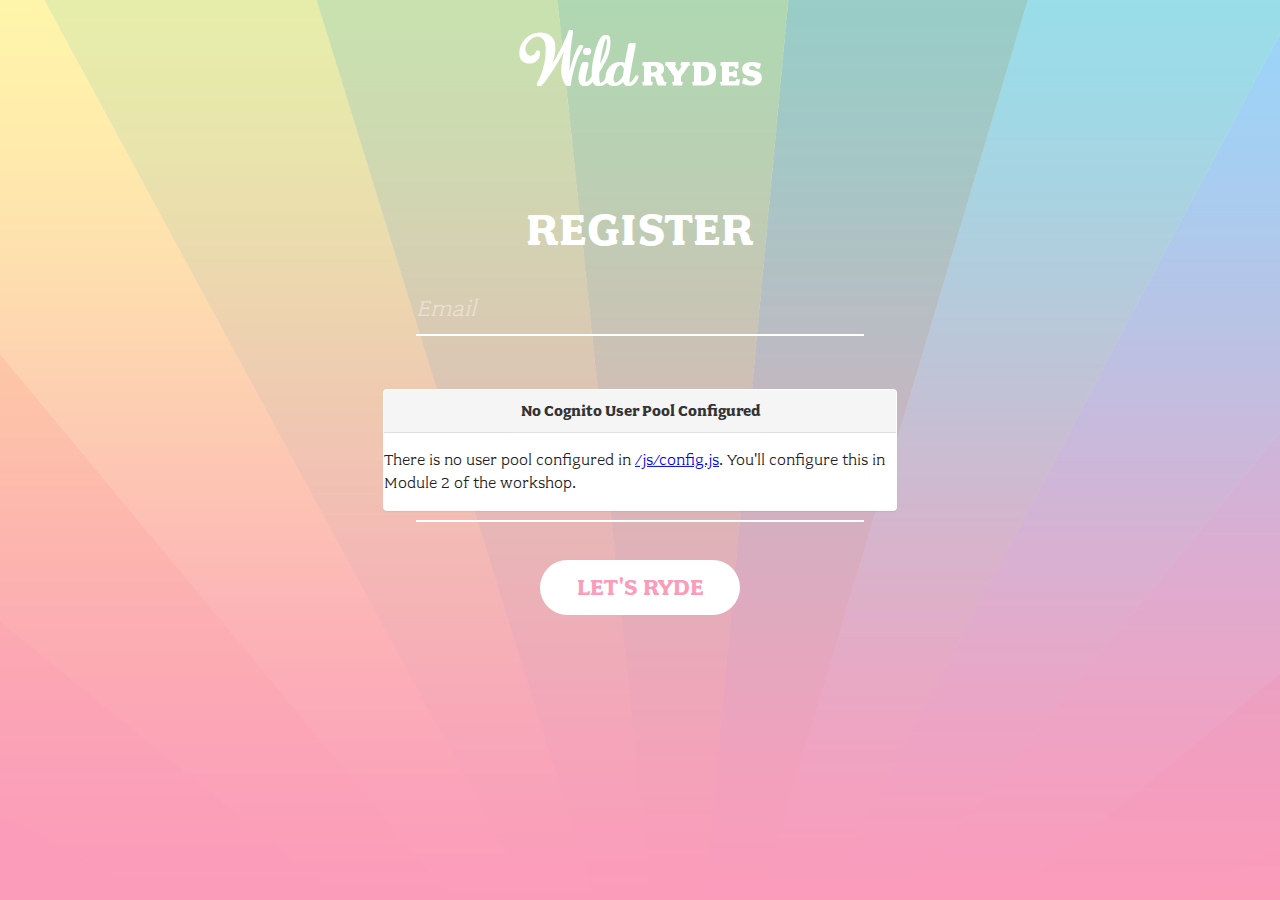
<file: aws/register.html>
<!DOCTYPE html>
<!--[if lt IE 7]>      <html class="no-js lt-ie9 lt-ie8 lt-ie7"> <![endif]-->
<!--[if IE 7]>         <html class="no-js lt-ie9 lt-ie8"> <![endif]-->
<!--[if IE 8]>         <html class="no-js lt-ie9"> <![endif]-->
<!--[if gt IE 8]><!--> <html class="no-js"> <!--<![endif]-->
    <head>
        <meta charset="utf-8">
        <meta http-equiv="X-UA-Compatible" content="IE=edge,chrome=1">
        <title></title>
        <meta name="description" content="">
        <meta name="viewport" content="width=device-width">

        <!-- Place favicon.ico and apple-touch-icon.png in the root directory -->

        <link rel="stylesheet" href="css/font.css">
        <link rel="stylesheet" href="css/normalize.css">
        <link rel="stylesheet" href="css/index.css">
        <link rel="stylesheet" href="css/message.css">
    </head>
    <body>
        <!--[if lt IE 7]>
            <p class="chromeframe">You are using an <strong>outdated</strong> browser. Please <a href="http://browsehappy.com/">upgrade your browser</a> or <a href="http://www.google.com/chromeframe/?redirect=true">activate Google Chrome Frame</a> to improve your experience.</p>
        <![endif]-->

        <div id="noCognitoMessage" class="configMessage" style="display: none;">
            <div class="backdrop"></div>
            <div class="panel panel-default">
                <div class="panel-heading">
                    <h3 class="panel-title">No Cognito User Pool Configured</h3>
                </div>
                <div class="panel-body">
                    <p>There is no user pool configured in <a href="/js/config.js">/js/config.js</a>. You'll configure this in Module 2 of the workshop.</p>
                </div>
            </div>
        </div>

        <header>
          <img src="images/logo.png">
        </header>

        <section class="form-wrap">
            <h1>Register</h1>
            <form id="registrationForm">
              <input type="email" id="emailInputRegister" placeholder="Email" pattern=".*" required>
              <input type="password" id="passwordInputRegister" placeholder="Password" pattern=".*" required>
              <input type="password" id="password2InputRegister" placeholder="Confirm Password" pattern=".*" required>

              <input type="submit" value="Let's Ryde">
            </form>
        </section>

        <script src="js/vendor/jquery-3.1.0.js"></script>
        <script src="js/vendor/bootstrap.min.js"></script>
        <script src="js/vendor/aws-cognito-sdk.min.js"></script>
        <script src="js/vendor/amazon-cognito-identity.min.js"></script>
        <script src="js/config.js"></script>
        <script src="js/cognito-auth.js"></script>
    </body>
</html>
</file>
<file: css/style.css>
html, body{
    font-size: 100%;
	font-family: 'Open Sans', sans-serif;
	background: url(../images/1.jpg) no-repeat 0px 0px;
    background-size: cover;
    -webkit-background-size: cover;
    -moz-background-size: cover;
    -o-background-size: cover;
    -ms-background-size: cover;
    background-attachment: fixed;
}
p{
	margin:0;
}
p,ul li,ol li{
	font-size:14px;
}
h1,h2,h3,h4,h5,h6{
	font-family: 'Lato', sans-serif;
	margin:0;
}
ul,label{
	margin:0;
	padding:0;
}
body a:hover{
	text-decoration:none;
}
input[type="submit"],ul.address li ul.address-text li a,.agile_about_blog_right_grid a,.agileits_copyright p a,.agileinfo_map_color_grid_left p a,.wthree_tab_content_pos1 ul li a{
	transition: .5s ease-in;
	-webkit-transition: .5s ease-in;
	-moz-transition: .5s ease-in;
	-o-transition: .5s ease-in;
	-ms-transition: .5s ease-in;
}
.banner_body{
	padding:3em 0 4em;
}
.w3ls_logo_nav_right {
    position: relative;
}
.w3ls_logo_nav_left h1 a{
	font-family:droid sans mono,monospace;
	font-size:1em;
	color:#fff;
	text-decoration:none;
}
/*-- Tabs --*/

.sap_tabs {
	clear: both;
}

.tab_box {
	background: #fd926d;
	padding: 2em;
}

.top1 {
	margin-top: 2%;
}

.resp-tabs-list {
    list-style: none;
    text-align: center;
    position: absolute;
    width:65%;
    top: 0;
    right: 0;
}

.resp-tab-item {
    cursor: pointer;
    display: inline-block;
    margin: 0;
    outline: none;
    -webkit-transition: all 0.3s ease-out;
    -moz-transition: all 0.3s ease-out;
    -ms-transition: all 0.3s ease-out;
    -o-transition: all 0.3s ease-out;
    transition: all 0.3s ease-out;
    width: 16%;
    padding:2em 0 0;
    text-transform: uppercase;
    color: #fff;
    text-align: center;
}

.resp-tab-item li:last-child{
	border-right:none;
}

.resp-tab-active,.resp-tab-item:hover {
	text-shadow: none;
	color:#23D6E7;
}

.resp-tabs-container {
	clear: left;
}

h2.resp-accordion {
	cursor: pointer;
	padding: 5px;
	display: none;
}

.resp-tab-content {
	display: none;
	padding: 5em 0 0;
}

.resp-content-active, .resp-accordion-active {
	display: block;
}
/*-- //Tabs --*/
.wthree_tab_content img {
    margin-left:10em;
}
.wthree_tab_content{
	position:relative;
	width: 75%;
    margin: 0 auto;
}
.wthree_tab_content_pos1{
	position: absolute;
    bottom:15%;
    right:7%;
}
.wthree_tab_content_pos1 ul li{
	display:inline-block;
}
.wthree_tab_content_pos1 ul li a{
	width:30px;
	height:30px;
}
.wthree_tab_content_pos1 ul li a.facebook{
	background:url(../images/img-sp.png) no-repeat -75px -33px #3b5998;
	display:block;
}
.wthree_tab_content_pos1 ul li a.twitter{
	background:url(../images/img-sp.png) no-repeat 1px -33px #55acee;
	display:block;
}
.wthree_tab_content_pos1 ul li a.g{
	background:url(../images/img-sp.png) no-repeat -38px -34px #dd4b39;
	display:block;
}
.wthree_tab_content_pos1 ul li a.facebook:hover{
	background:url(../images/img-sp.png) no-repeat -75px -33px #2C4374;
	display:block;
}
.wthree_tab_content_pos1 ul li a.twitter:hover{
	background:url(../images/img-sp.png) no-repeat 1px -33px #3B93D7;
	display:block;
}
.wthree_tab_content_pos1 ul li a.g:hover{
	background:url(../images/img-sp.png) no-repeat -38px -34px #C23C2B;
	display:block;
}
.wthree_tab_content_pos{
	position: absolute;
    top: 6%;
    left:-22%;
    width: 60%;
    padding: 1.5em;
    background: #192a56;
}
.wthree_tab_content_pos_grid{
	padding: 1.5em;
    border: 4px double #fff;
}
.wthree_tab_content_pos_grid h2 {
    font-size: 1.2em;
    color: #f5f6fa;
    background: #40739e;
    display: inline-block;
    padding: .5em 1.5em;
    position: relative;
}
.wthree_tab_content_pos_grid h2:before {
    width: 0;
    height: 0;
    position: absolute;
    content: '';
    bottom: -9px;
    left: 12px;
    border-style: solid;
    border-width:13px 40px 0 0px;
    border-color: #40739e transparent transparent transparent;
}
.wthree_tab_content_pos_grid h3 {
    font-size:2em;
    color: #dcdde1;
    margin: 0.5em 0 0;
}
.wthree_tab_content_pos_grid h6 {
    font-size: 1em;
    color: #dcdde1;
    margin-top: 0.8em;
}
ul.address {
    margin-top: 1em;
    border-top: 1px solid #424242;
    padding-top: 0.5em;
}
ul.address li {
    display: block;
}
ul.address li ul.address-text li:nth-child(1) {
    width: 28%;
}
ul.address li ul.address-text li {
    display: inline-block;
    color: #fff;
    margin-top: 1em;
    font-weight: 100;
}
ul.address li ul.address-text li a {
    color: #fff;
    text-decoration: none;
}
ul.address li ul.address-text li a:hover{
    color: #212121;
}
.agileits_copyright{
	margin:4em 0 0;
	text-align:center;
}
.agileits_copyright p{
	color:#fff;
	line-height:1.8em;
	font-size:1em;
}
.agileits_copyright p a{
	text-decoration:none;
	color:#d8a3ff;
}
.agileits_copyright p a:hover{
	color:#fff;
}
/*-- about --*/
.agile_about,.agileits_agile_about{
	padding:2em;
	background:#f5f6fa;
	width: 75%;
}
.agile_about{
	position:relative;
	margin: 3em auto 0;
}
.agileits_agile_about{
	margin: 0 auto;
}
.agile_about_pos{
	position: absolute;
    top: -110%;
    left:42%;
}

.agileits_agile_about h3 {
	text-align:center;
	font-size:2em;
	color:#212121;
	position:relative;
	padding-bottom:.5em;
	margin-bottom:1.5em;
}
.agileits_agile_about h3:after{
	content: '';
    position: absolute;
    bottom: 0;
    left: 40%;
    border-bottom: 4px double #00a8ff;
    width: 20%;
}
.agileits_agile_about h2 {
	text-align:center;
	font-size:1.5em;
	color:#212121;
	position:relative;
	padding-bottom:.5em;
	margin-bottom:1.5em;
}
.agileits_agile_about h2:after{
	content: '';
    position: absolute;
    bottom: 0;
    left: 40%;
    width: 20%;
}

.agileits_agile_about_left p{
	color:#718093;
	line-height:2em;
}
.agileits_agile_about_right h4 {
	font-size: 1em;
    color: #212121;
    position: relative;
    line-height: 2em;
    padding-left: 2.5em;
}
.agileits_agile_about_right h5 {
	font-size: .5em;
    color: #212121;
    position: relative;
    line-height: 2em;
    padding-left: 5em;
}

.agileits_agile_about_right h4:before{
	content: '';
    background: url(../images/img-sp.png) no-repeat -2px -1px;
    display: block;
    width: 25px;
    height: 25px;
    position: absolute;
    top: 0%;
    left: 0%;
}
.skills {
	width: 100%;
    margin: 1em 0 0;
    height: 20px;
    background: #EBEBEB;
}
.skills,.skills1,.skills2,.skills3,.skills4{
	position:relative;
}
.bar{
	position:absolute;
	top:0%;
	left:5%;
}
.bar p{ 
	color: #212121;
    font-size: 13px;
	text-transform:uppercase;
}
.skill1,.skill3,.skill4,.skill5 {
	height: 100%;
	display: block;
	background-color:#fbc531;
}
.agileits_skills_grids{
	margin:1em 0 0;
}
/*-- blog --*/
.agile_about_blog_left_grid{
	position:relative;
}
.agile_about_blog_left_grid_pos{
	position:absolute;
	top:5%;
	right:5%;
	width:100px;
	height:100px;
	background:#40739e;
}
.agile_about_blog_left_grid_pos ul li{
	display: block;
    font-size: 14px;
    color: #fff;
    text-align: center;
    padding: .7em 0 0;
}
.agile_about_blog_left_grid_pos ul li:first-child{
	font-size: 1.3em;
    border-bottom: 1px solid #fff;
    padding: .5em 0;
    font-weight: bold;
}
.modal-header {
    font-size: 2em;
    text-align: center;
    color: #212121;
    padding: 20px;
}
.modal-header .close {
    margin-top: -2px;
    width: 25px;
    height: 25px;
    border-radius: 25px;
    background:#40739e;
    color: #fff;
    opacity: 1;
	outline:none;
}
.modal-body p {
    margin: 2em 1em 1em;
    line-height: 2em;
    color: #718093;
}
.modal-body p i{
	color:#212121;
	display:block;
	margin:1em 0 0;
}
.agile_model a{
	font-size:1.3em;
	color:#212121;
	text-transform:capitalize;
	text-decoration:none;
}
.agile_model a:focus{
	outline:none;
}
.agile_model a:hover{
	color:#23D6E7;
}
.agile_about_blog_right_grid_list ul{
	padding:1em 0;
}
.agile_about_blog_right_grid_list ul li{
	color:#999;
	margin-right:1.5em;
	display:inline-block;
}
.agile_about_blog_right_grid_list ul li span{
	padding-right:1em;
	color:#40739e;
}
.agile_about_blog_right_grid_list ul li a{
	color:#718093;
	text-decoration:none;
}
.agile_about_blog_right_grid_list ul li a:hover{
	color:#23D6E7;
}
.agile_about_blog_right_grid p{
	color:#718093;
	line-height:2em;
}
.agile_model {
    margin: 3em 0 0;
}
.agileits_agile_about_blog:nth-child(3){
	margin:2em 0 0;
}
/*-- portfolio --*/
.agileits_agile_about_portfolio1 {
    margin: 2em 0 0;
}
.view {
    float: none;
    overflow: hidden;
    position: relative;
    text-align: center;
}
.view .mask, .view .content {
   position: absolute;
   overflow: hidden;
   top: 0;
   left: 0;
}
.view img {
   display: block;
   position: relative;
}
/* SECOND EFFECTS */

.second-effect .mask {
   opacity: 0;
   overflow:visible;
   border:0px solid rgba(0,0,0,0.7);
   -moz-box-sizing:border-box;
   -webkit-box-sizing:border-box;
   box-sizing:border-box;
   -o-box-sizing:border-box;
   -ms-box-sizing:border-box;
   -webkit-transition: all 0.4s ease-in-out;
   -moz-transition: all 0.4s ease-in-out;
   -o-transition: all 0.4s ease-in-out;
   -ms-transition: all 0.4s ease-in-out;
   transition: all 0.4s ease-in-out;
   text-align:center;
   width:100%;
   height:100%;
}
.second-effect:hover .mask {
	opacity: 1;
    border:50px solid rgba(35, 214, 231, 0.64);
    background: rgba(0, 0, 0, 0.45);
}
.second-effect .mask p {
    font-size:1em;
    color: #fff;
    text-transform: capitalize;
    padding: 1em 0 0;
	display: inline-block;
}
/*-- contact --*/
.agileits_agile_about_mail input[type="text"],.agileits_agile_about_mail input[type="email"],.agileits_agile_about_mail textarea{
	outline: none;
    background: #FCFCFC;
    border:1px solid #DDDDDD;
    padding: 10px;
    font-size: 14px;
    color: #999;
    width: 100%;
}
.agileits_agile_about_mail textarea{
	min-height: 200px;
    margin: 1em 0 1em 1.1em;
    width: 95.9% !important;
}
.agileits_agile_about_mail input[type="submit"]{
	outline: none;
    background:#40739e;
    border:none;
    padding: 10px 0;
    font-size: 14px;
    color: #fff;
    width: 30%;
	text-transform:uppercase;
	margin-left:1.1em;
}
.agileits_agile_about_mail input[type="submit"]:hover{
	background:#FFEB00;
	color:#212121;
}
.agileits_agile_about_mail input[type="email"],.agileits_agile_about_mail input[type="text"]:nth-child(1){
	margin-bottom:1em;
}
.w3agile_map{
	position:relative;
	text-align: center;
}
.agileinfo_map_color{
	position: absolute;
    top: 0%;
    left:12.5%;
    background:rgba(34, 34, 34, 0.67);
}
.w3agile_map iframe, .agileinfo_map_color {
    width: 75%;
    min-height:200px;
}
.agileinfo_map_color_grid_left h4{
	font-weight:600;
	color:#fff;
	font-size:1.2em;
	padding-bottom:.5em;
	position:relative;
	margin-bottom:1em;
}
.agileinfo_map_color_grid_left h4 span{
	padding-right:1em;
	color:#23D6E7;
}
.agileinfo_map_color_grid_left h4:after{
	content: '';
    background: #fff;
    height: 2px;
    width: 23%;
    position: absolute;
    bottom: 0%;
    left: 19%;
}
.agileinfo_map_color_grid_left p{
	color:#fff;
	line-height:2em;
}
.agileinfo_map_color_grid {
    padding: 3em 3em 0;
    text-align: center;
}
.agileinfo_map_color_grid_left p a{
	color:#fff;
	text-decoration:none;
}
.agileinfo_map_color_grid_left p a:hover{
	color:#23D6E7;
}
/*-----start-responsive-design------*/
@media (max-width:1366px){
	.wthree_tab_content {
		width: 67%;
	}
	.wthree_tab_content_pos1 {
		right: -5%;
	}
	.agile_about_pos {
		left: 43%;
	}
}
@media (max-width:1280px){
	.wthree_tab_content img {
		margin-left: 8em;
	}
	.wthree_tab_content_pos1 {
		right: -1%;
	}
}
@media (max-width:1080px){
	.wthree_tab_content_pos {
		top: 4%;
		width: 73%;
		padding: 1em;
	}
	.agile_about, .agileits_agile_about,.w3agile_map iframe, .agileinfo_map_color {
		width: 80%;
	}
	.w3ls_logo_nav_left h1 a {
		font-size: 1em;
	}
	.wthree_tab_content_pos_grid h3 {
		font-size: 1.8em;
	}
	.wthree_tab_content_pos1 {
		right: -10%;
	}
	.second-effect:hover .mask {
		border: 42px solid rgba(35, 214, 231, 0.64);
	}
	.agile_model {
		margin: 1.5em 0 0;
	}
	.agileits_agile_about h3 {
		font-size: 1.8em;
	}
	.agileinfo_map_color {
		left: 10%;
	}
	.agileinfo_map_color_grid_left h4:after {
		left: 17%;
	}
	.agileinfo_map_color_grid_left {
		padding: 0;
	}
}
@media (max-width:1024px){
	.agile_about_pos {
		left: 44%;
		width: 100px;
		top: -79%;
	}
	.agile_about, .agileits_agile_about {
		padding: 1.8em;
	}
}
@media (max-width: 991px){
	.w3ls_logo_nav_left h1 a {
		font-size: 0.7em;
	}
	.resp-tab-item {
		width: 19%;
		padding: 1.5em 0 0;
	}
	.wthree_tab_content_pos_grid h2 {
		font-size: 1em;
	}
	.wthree_tab_content_pos_grid h3 {
		font-size: 1.5em;
	}
	.wthree_tab_content_pos_grid {
		padding: 1em;
	}
	.wthree_tab_content_pos {
		top: -5%;
	}
	.wthree_tab_content_pos1 {
		right: -20%;
	}
	.agileits_copyright p {
		font-size: 14px;
	}
	.agileits_agile_about h3 {
		font-size: 1.6em;
		margin-bottom: 1.2em;
	}
	.agileits_agile_about h3:after {
		left: 35%;
		width: 30%;
	}
	.agileits_agile_about_right {
		margin: 2em 0 1em;
	}
	.agileits_agile_about_portfolio_left {
		float: left;
		width: 33.33%;
	}
	.agile_about, .agileits_agile_about, .w3agile_map iframe, .agileinfo_map_color {
		width: 90%;
	}
	.second-effect:hover .mask {
		border: 30px solid rgba(35, 214, 231, 0.64);
	}
	.agileits_agile_about_mail_left:nth-child(2) {
		margin: 1em 0 0;
	}
	.agileinfo_map_color_grid_left {
		float: left;
		width: 33.33%;
	}
	.agileinfo_map_color_grid_left p {
		font-size: 13px;
	}
	.agileinfo_map_color {
		left: 5%;	
	}
}
@media (max-width: 800px){
	.resp-tab-content {
		padding: 3em 0 0;
	}
}
@media (max-width: 768px){
	.wthree_tab_content img {
		margin-left: 6.5em;
	}
	.resp-tab-content {
		padding: 4em 0 0;
	}
	.wthree_tab_content_pos1 {
		right:-16%;
	}
}
@media (max-width: 736px){
	.w3ls_logo_nav_left h1 a {
		font-size: 0.5em;
	}
	.resp-tab-item {
		width: 19%;
		padding: 1.3em 0 0;
	}
	.second-effect:hover .mask {
		border: 27px solid rgba(35, 214, 231, 0.64);
	}
	.agileinfo_map_color_grid {
		padding: 3em 2em 0;
	}
	.agile_about, .agileits_agile_about, .w3agile_map iframe, .agileinfo_map_color {
		width: 91%;
	}
	.agileinfo_map_color {
		left: 4.5%;
	}
}
@media (max-width: 667px){
	.wthree_tab_content img {
		margin-left: 0;
	}
	.wthree_tab_content_pos1 {
		right: 4%;
	}
	.wthree_tab_content_pos {
		top: auto;
		left: 0%;
		width: 100%;
	}
	.wthree_tab_content {
		width: 80%;
		padding-bottom: 21em;
	}
	.resp-tab-content {
		padding: 3em 0 0;
	}
	.second-effect:hover .mask {
		border: 21px solid rgba(35, 214, 231, 0.64);
	}
}
@media (max-width: 640px){
	.w3ls_logo_nav_left h1 a {
		font-size: 0.5em;
	}
	.resp-tab-item {
		font-size: 13px;
	}
	.wthree_tab_content_pos_grid {
		padding: 1.5em;
	}
	.wthree_tab_content {
		padding-bottom: 22em;
	}
	.agileits_copyright {
		margin: 3em 0 0;
	}
	.agileits_agile_about_portfolio_left {
		float: none;
		width: 75%;
		margin: 0 auto;
	}
	.agileits_agile_about_portfolio_left:nth-child(2) {
		margin: 1em auto;
	}
	.agileits_agile_about_portfolio1 {
		margin: 1em 0 0;
	}
	.second-effect:hover .mask {
		border: 86px solid rgba(35, 214, 231, 0.64);
	}
	.agileinfo_map_color {
		left: 4.6%;
	}
	.agileinfo_map_color_grid {
		padding: 2.5em 1em 0;
	}
	.agileits_agile_about_mail input[type="submit"] {
		width: 45%;
	}
}
@media (max-width: 600px){
	.resp-tab-item {
		padding: 1.1em 0 0;
	}
	.banner_body {
		padding: 3em 0;
	}
	.agile_about_pos {
		left: 41%;
	}
	.second-effect:hover .mask {
		border: 77px solid rgba(35, 214, 231, 0.64);
	}
	.agileits_agile_about h3 {
		font-size: 1.5em;
	}
	.agile_model a {
		font-size: 1.2em;
	}
	.modal-header {
		font-size: 1.7em;
		padding: 15px;
	}
	.agileinfo_map_color {
		left: 4.5%;
	}
}
@media (max-width: 568px){
	.w3ls_logo_nav_left {
		text-align: 0.4;
	}
	.resp-tabs-list {
		width: 100%;
		position: inherit;
		padding: 1em 0 0;
	}
	.banner_body {
		padding: 2em 0;
	}
	.resp-tab-content {
		padding: 3em 0 0;
	}
	.agileits_copyright {
		margin: 2em 0 0;
	}
	.agileits_agile_about {
		padding: 1.5em;
	}
	.resp-tab-item {
		padding: 0;
	}
	.second-effect:hover .mask {
		border: 72px solid rgba(35, 214, 231, 0.64);
	}
	.agileinfo_map_color {
		left: 4.4%;
	}
}
@media (max-width: 480px){
	.wthree_tab_content_pos_grid h3 {
		font-size: 1.3em;
	}
	.wthree_tab_content {
		width: 90%;
		padding-bottom: 21.5em;
	}
	.agileits_agile_about_left,.agileits_agile_about_right,.agileits_skills_grid{
		padding: 0;
	}
	.agileits_agile_about_portfolio_left {
		width: 93%;
	}
	.agileinfo_map_color_grid_left {
		float: none;
		width: 100%;
	}
	.agileinfo_map_color_grid_left:nth-child(2) {
		margin: 2em 0;
	}
	.agileinfo_map_color_grid {
		padding: 2em 1em 0;
	}
	.w3agile_map iframe, .agileinfo_map_color {
		min-height: 410px;
	}
	.agileinfo_map_color_grid_left h4:after {
		left: 29%;
		width: 15%;
	}
}
@media (max-width: 414px){
	.wthree_tab_content_pos_grid h6 {
		font-size: 14px;
	}
	.agile_about_pos {
		left: 38%;
	}
	.second-effect:hover .mask {
		border: 63px solid rgba(35, 214, 231, 0.64);
	}
	.agile_model a {
		font-size: 1.1em;
	}
	.agileits_agile_about_blog_left,.agileits_agile_about_blog_right,.agileits_agile_about_mail_left{
		padding: 0;
	}
	.agile_about, .agileits_agile_about, .w3agile_map iframe, .agileinfo_map_color {
		width: 100%;
	}
	.agileits_agile_about_mail textarea {
		margin: 1em 0 1em;
		width: 100% !important;
	}
	.agileits_agile_about_mail input[type="submit"] {
		width: 100%;
		margin: 0;
	}
	.agileinfo_map_color {
		left: 0;
	}
	.w3agile_map iframe, .agileinfo_map_color {
		min-height: 430px;
	}
}
@media (max-width: 384px){
	.resp-tab-item {
		width: 100%;
		display: block;
		padding: .5em 0;
	}
	.resp-tab-active, .resp-tab-item:hover {
		text-shadow: none;
		color: #fff;
		background: #23D6E7;
	}
	.resp-tab-content {
		padding: 1em 0 0;
	}
	.wthree_tab_content {
		width: 100%;
		padding-bottom: 21.2em;
	}
	.wthree_tab_content_pos_grid h3 {
		font-size: 1.2em;
	}
	.agile_about {
		padding: 1.5em;
	}
	.agile_about_pos {
		width: 90px;
	}
	.agileits_agile_about h3:after {
		left: 30%;
		width: 40%;
	}
	.agileits_agile_about_portfolio_left {
		width: 100%;
	}
}
@media (max-width: 375px){
	.wthree_tab_content {
		padding-bottom: 23.2em;
	}
	.second-effect:hover .mask {
		border: 58px solid rgba(35, 214, 231, 0.64);
	}
	.modal-body p {
		margin: 2em 0em 1em;
	}
}
@media (max-width:320px){
	.wthree_tab_content_pos_grid {
		padding: 1em;
	}
	.wthree_tab_content_pos_grid h2 {
		font-size: 14px;
	}
	.wthree_tab_content_pos_grid h3 {
		font-size:1.1em;
	}
	.wthree_tab_content_pos_grid h6,.agile_about_blog_left_grid_pos ul li,.agileits_agile_about_mail input[type="text"], .agileits_agile_about_mail input[type="email"], .agileits_agile_about_mail textarea {
		font-size: 13px;
	}
	.agile_model a,.agileinfo_map_color_grid_left h4 {
		font-size: 1em;
	}
	.agileinfo_map_color_grid_left h4:after {
		left: 27%;
	}
	.w3agile_map iframe, .agileinfo_map_color {
		min-height: 400px;
	}
	.agileits_agile_about_blog:nth-child(3) {
		margin: 1em 0 0;
	}
	.agile_about_blog_right_grid_list ul {
		padding: .5em 0;
	}
	p, ul li, ol li {
		font-size: 13px;
	}
	ul.address li ul.address-text li {
		font-size: 11px;
	}
	.wthree_tab_content {
		padding-bottom: 18em;
	}
	.agileits_copyright p {
		font-size: 13px;
	}
	.agileits_copyright {
		margin: 1.5em 0 0;
	}
	.agileits_agile_about h3 {
		font-size: 1.4em;
		margin-bottom: 1em;
	}
	.agileits_agile_about h3:after {
		left: 22%;
		width: 55%;
	}
	.agileits_agile_about_right h4 {
		font-size: 14px;
	}
	.agileits_skills_grids {
		margin: 0;
	}
	.agileits_agile_about_right {
		margin:1.5em 0 0.5em;
	}
	.bar {
		top: 13%;
	}
	.bar p {
		font-size: 12px;
	}
	.agileits_agile_about_portfolio_left {
		padding: 0;
	}
	.second-effect:hover .mask {
		border: 50px solid rgba(35, 214, 231, 0.64);
	}
	.agileits_agile_about_portfolio_left:nth-child(2) {
		margin: 1em auto;
	}
	.agileits_agile_about_portfolio1 {
		margin: 1em 0 0;
	}
	.agile_about_blog_left_grid_pos {
		width: 80px;
		height: 80px;
	}
	.agile_about_blog_left_grid_pos ul li:first-child {
		font-size: 1.1em;
	}
	.modal-header {
		font-size: 1.4em;
	}
	.agileits_agile_about {
		padding: 1em;
	}
	.w3ls_logo_nav_left h1 a {
		font-size: .4em;
	}
}
</file>
<file: css/swipebox.css>
/*! Swipebox v1.2.8 | Constantin Saguin csag.co | MIT License | github.com/brutaldesign/swipebox */
html.swipebox-html.swipebox-touch {
  overflow: hidden !important;
}

#swipebox-overlay img {
  border: none !important;
}

#swipebox-overlay {
  width: 100%;
  height: 100%;
  position: fixed;
  top: 0;
  left: 0;
  z-index: 99999 !important;
  overflow: hidden;
  -webkit-user-select: none;
  -moz-user-select: none;
  -ms-user-select: none;
  user-select: none;
}

#swipebox-container {
  position: relative;
  width: 100%;
  height: 100%;
}

#swipebox-slider {
  -webkit-transition: -webkit-transform 0.4s ease;
  transition: transform 0.4s ease;
  height: 100%;
  left: 0;
  top: 0;
  width: 100%;
  white-space: nowrap;
  position: absolute;
  display: none;
  cursor: pointer;
}
#swipebox-slider .slide {
  height: 100%;
  width: 100%;
  line-height: 1px;
  text-align: center;
  display: inline-block;
}
#swipebox-slider .slide:before {
  content: "";
  display: inline-block;
  height: 43%;
  width: 1px;
  margin-right: -1px;
}
#swipebox-slider .slide img, #swipebox-slider .slide .swipebox-video-container {
  display: inline-block;
  max-height: 100%;
  max-width: 100%;
  margin: 0;
  padding: 0;
  width: auto;
  height: auto;
  vertical-align: middle;
}
#swipebox-slider .slide .swipebox-video-container {
  background: none;
  max-width: 1140px;
  max-height: 100%;
  width: 100%;
  padding: 5%;
  -webkit-box-sizing: border-box;
  box-sizing: border-box;
  -moz-box-sizing: border-box;
}
#swipebox-slider .slide .swipebox-video-container .swipebox-video {
  width: 100%;
  height: 0;
  padding-bottom: 56.25%;
  overflow: hidden;
  position: relative;
}
#swipebox-slider .slide .swipebox-video-container .swipebox-video iframe {
  width: 100% !important;
  height: 100% !important;
  position: absolute;
  top: 0;
  left: 0;
}
#swipebox-slider .slide-loading {
  background: url(../images/loader.gif) no-repeat center center;
}

#swipebox-bottom-bar,
#swipebox-top-bar {
  -webkit-transition: 0.5s all;
  transition: 0.5s all;
  -moz-transition: 0.5s all;
  position: absolute;
  left: 0;
  z-index: 999;
  height: 50px;
  width: 100%;
}

#swipebox-bottom-bar {
  bottom: -50px;
}
#swipebox-bottom-bar.visible-bars {
  -webkit-transform: translate3d(0, -50px, 0);
  transform: translate3d(0, -50px, 0);
  -moz-transform: translate3d(0, -50px, 0);
  -o-transform: translate3d(0, -50px, 0);
  -ms-transform: translate3d(0, -50px, 0);
}

#swipebox-top-bar {
    bottom: 22%;
}
#swipebox-title {
    display: block;
    width: 45%;
    text-align: center;
    margin: 0 auto !important;
}

#swipebox-prev,
#swipebox-next,
#swipebox-close {
  background-image: url(../images/icons.png)!important;
  background-repeat: no-repeat;
  border: none !important;
  text-decoration: none !important;
  cursor: pointer;
  width: 50px;
  height: 50px;
  top: 0;
}

#swipebox-arrows {
  display: block;
  margin: 0 auto;
  width: 100%;
  height: 50px;
}

#swipebox-prev {
  background-position: -32px 13px;
  float: left;
}

#swipebox-next {
  background-position: -78px 13px;
  float: right;
}

#swipebox-close {
	right: 50px;
	top: 12px;
	position: absolute;
	z-index: 9999;
	background-position: 15px 12px;
}
.swipebox-no-close-button #swipebox-close {
  display: none;
}

#swipebox-prev.disabled,
#swipebox-next.disabled {
  opacity: 0.3;
}

.swipebox-no-touch #swipebox-overlay.rightSpring #swipebox-slider {
  -webkit-animation: rightSpring 0.3s;
  animation: rightSpring 0.3s;
  -moz-animation: rightSpring 0.3s;
}
.swipebox-no-touch #swipebox-overlay.leftSpring #swipebox-slider {
  -webkit-animation: leftSpring 0.3s;
  animation: leftSpring 0.3s;
  -moz-animation: leftSpring 0.3s;
}

.swipebox-touch #swipebox-container:before, .swipebox-touch #swipebox-container:after {
  -webkit-backface-visibility: hidden;
  backface-visibility: hidden;
  -webkit-transition: all .3s ease;
  transition: all .3s ease;
  -moz-transition: all .3s ease;
  content: ' ';
  position: absolute;
  z-index: 999;
  top: 0;
  height: 100%;
  width: 20px;
  opacity: 0;
}
.swipebox-touch #swipebox-container:before {
  left: 0;
  -webkit-box-shadow: inset 10px 0px 10px -8px #656565;
  box-shadow: inset 10px 0px 10px -8px #656565;
  -moz-box-shadow: inset 10px 0px 10px -8px #656565;
}
.swipebox-touch #swipebox-container:after {
  right: 0;
  -webkit-box-shadow: inset -10px 0px 10px -8px #656565;
  box-shadow: inset -10px 0px 10px -8px #656565;
  -moz-box-shadow: inset -10px 0px 10px -8px #656565;
}
.swipebox-touch #swipebox-overlay.leftSpringTouch #swipebox-container:before {
  opacity: 1;
}
.swipebox-touch #swipebox-overlay.rightSpringTouch #swipebox-container:after {
  opacity: 1;
}

@-webkit-keyframes rightSpring {
  0% {
    left: 0;
  }

  50% {
    left: -30px;
  }

  100% {
    left: 0;
  }
}

@keyframes rightSpring {
  0% {
    left: 0;
  }

  50% {
    left: -30px;
  }

  100% {
    left: 0;
  }
}
@-webkit-keyframes leftSpring {
  0% {
    left: 0;
  }

  50% {
    left: 30px;
  }

  100% {
    left: 0;
  }
}
@keyframes leftSpring {
  0% {
    left: 0;
  }

  50% {
    left: 30px;
  }

  100% {
    left: 0;
  }
}
@media screen and (min-width: 800px) {
  #swipebox-close {
    right: 50px;
	top: 12px;
  }

  #swipebox-arrows {
    width: 80%;
    max-width: 800px;
  }
}
/* Skin 
--------------------------*/
#swipebox-overlay {
  background: #0d0d0d;
}

#swipebox-bottom-bar,
#swipebox-top-bar {
  opacity: 1;
}

#swipebox-top-bar {
  color: white !important;
  font-size: 15px;
  line-height: 30px;
  font-family: Helvetica, Arial, sans-serif;
}
@media(max-width:1366px){
#swipebox-top-bar {
    bottom: 20%;
}
}
@media(max-width:1080px){
#swipebox-title {
    width: 61%;
    line-height: 1.8em;
    margin: 1em auto 0 !important;
}
#swipebox-top-bar {
   top: 74%;
}
}
@media (max-width: 800px){
	#swipebox-title {
		width: 75%;
	}
}
@media(max-width:768px){
#swipebox-title {
    width: 75%;
}
#swipebox-arrows {
    width: 83%;
}
}
@media(max-width:640px){
#swipebox-title {
    width: 82%;
    font-size: .9em;
}
#swipebox-arrows {
    width: 80%;
}
#swipebox-slider .slide img {
    width: 80%;
}
}
@media(max-width:480px){
#swipebox-title {
    width: 85%;
    font-size: .8em;
}
#swipebox-top-bar {
    bottom: 19%;
}
#swipebox-close {
    right: 30px;
}
}
</file>
<file: aws/css/font.css>
@font-face {
    font-family: "fairplex-wide";
    font-style: normal;
    font-weight: 400;
    src: url("../fonts/fairplex-wide-n4.woff") format("woff2");
}
@font-face {
    font-family: "fairplex-wide";
    font-style: normal;
    font-weight: 700;
    src: url("../fonts/fairplex-wide-n7.woff") format("woff2");
}
</file>
<file: aws/css/index.css>
/*
 * HTML5 Boilerplate
 *
 * What follows is the result of much research on cross-browser styling.
 * Credit left inline and big thanks to Nicolas Gallagher, Jonathan Neal,
 * Kroc Camen, and the H5BP dev community and team.
 */

/* ==========================================================================
   Base styles: opinionated defaults
   ========================================================================== */

html,
button,
input,
select,
textarea {
    color: #222;
}

body {
    font-size: 1em;
    line-height: 1.4;
}

/*
 * Remove text-shadow in selection highlight: h5bp.com/i
 * These selection declarations have to be separate.
 * Customize the background color to match your design.
 */

::-moz-selection {
    background: #b3d4fc;
    text-shadow: none;
}

::selection {
    background: #b3d4fc;
    text-shadow: none;
}

/*
 * A better looking default horizontal rule
 */

hr {
    display: block;
    height: 1px;
    border: 0;
    border-top: 1px solid #ccc;
    margin: 1em 0;
    padding: 0;
}

/*
 * Remove the gap between images and the bottom of their containers: h5bp.com/i/440
 */

img {
    vertical-align: middle;
}

/*
 * Remove default fieldset styles.
 */

fieldset {
    border: 0;
    margin: 0;
    padding: 0;
}

/*
 * Allow only vertical resizing of textareas.
 */

textarea {
    resize: vertical;
}

/* ==========================================================================
   Chrome Frame prompt
   ========================================================================== */

.chromeframe {
    margin: 0.2em 0;
    background: #ccc;
    color: #000;
    padding: 0.2em 0;
}

/* ==========================================================================
   Author's custom styles
   ========================================================================== */







/* Generic */

body{
  width: 100vw;
  height: 100vh;

  background-image: url(../images/background.png);
  background-size: cover;
  background-repeat: no-repeat;
  background-position: center bottom;

  font-family: "fairplex-wide";
  -webkit-font-smoothing: antialiased;
  -moz-osx-font-smoothing: grayscale;
}





/* Logo */


header{
  width: 100vw;
  padding: 30px 0 100px;
}

header img{
  margin: 0 auto;
  display: block;
}

@media screen and (max-width: 600px) {
  header{
    padding: 30px 0 0;
  }

  header img{
    width: 35%;
  }
}





/* Forms */

.form-wrap{
    width: 35%;
    margin: 0 auto;
}

.left-form{
  width: 47.5%;

  float: left;
}

.right-form{
  width: 47.5%;

  float: right;
}


@media screen and (max-width: 1200px) {
  .form-wrap{
    width: 90%;
  }
}


@media screen and (max-width: 600px) {
  .form-wrap{
    width: 90%;
  }

  .left-form{
    width: 100%;
  }

  .right-form{
    width: 100%;
  }
}


input[type=text], input[type=password], input[type=email] {
    width: 100%;
    padding: 12px 0;
    margin: 10px 0 30px;
    display: inline-block;
    border: none;
    border-bottom: 2px solid white;
    box-sizing: border-box;
    background: transparent;
    outline: none;

    font-family: "fairplex-wide";
    font-size: 24px;
    opacity: 1;
    color: white;
    font-weight: 400;

    -webkit-transition: border-bottom 0.4s ease-in-out;
    transition: border-bottom 0.4s ease-in-out;
}

input[type=text]:focus, input[type=password]:focus {
    border-bottom: 2px solid black;
}


input[type=text]:valid, input[type=password]:valid {
    border-bottom: 2px solid #f50856;
} /* This is a quick fix to get an authorization / valid entry state without using JS */

input[type=submit] {
    width: 200px;
    background-color: white;
    color: #f50856;
    padding: 14px 20px;
    margin: 8px auto 30px;
    border: none;
    border-radius: 40px;
    cursor: pointer;
    display: block;

    font-family: "fairplex-wide";
    font-size: 24px;
    opacity: 1;
    font-weight: 700;
    text-transform: uppercase;

    -webkit-transition: background-color 0.2s ease-in-out;
    transition: background-color 0.2s ease-in-out;
}

input[type=submit]:hover {
    background-color: #dddddd;
    color: #bb0642;
}


::-webkit-input-placeholder { /* Chrome */
  color: white;
  font-style: italic;
  opacity: .4;

  font-family: "fairplex-wide";
  color: white;
  font-weight: 400;
}
:-ms-input-placeholder { /* IE 10+ */
  color: white;
  font-style: italic;
  opacity: .4;
}
::-moz-placeholder { /* Firefox 19+ */
  color: white;
  opacity: .4;
  font-style: italic;
}
:-moz-placeholder { /* Firefox 4 - 18 */
  color: white;
  opacity: .4;
  font-style: italic;
}





/* Typography */

h1{
  color: white;
  font-size: 48px;
  font-weight: 700;
  letter-spacing: 1px;
  text-transform: uppercase;
  text-align: center;
  margin: 10px 0;
}


@media screen and (max-width: 1200px) {
  h1{
    margin: 60px 0 0;
    font-size: 35px;
  }
}
























/* ==========================================================================
   Helper classes
   ========================================================================== */

/*
 * Image replacement
 */

.ir {
    background-color: transparent;
    border: 0;
    overflow: hidden;
    /* IE 6/7 fallback */
    *text-indent: -9999px;
}

.ir:before {
    content: "";
    display: block;
    width: 0;
    height: 150%;
}

/*
 * Hide from both screenreaders and browsers: h5bp.com/u
 */

.hidden {
    display: none !important;
    visibility: hidden;
}

/*
 * Hide only visually, but have it available for screenreaders: h5bp.com/v
 */

.visuallyhidden {
    border: 0;
    clip: rect(0 0 0 0);
    height: 1px;
    margin: -1px;
    overflow: hidden;
    padding: 0;
    position: absolute;
    width: 1px;
}

/*
 * Extends the .visuallyhidden class to allow the element to be focusable
 * when navigated to via the keyboard: h5bp.com/p
 */

.visuallyhidden.focusable:active,
.visuallyhidden.focusable:focus {
    clip: auto;
    height: auto;
    margin: 0;
    overflow: visible;
    position: static;
    width: auto;
}

/*
 * Hide visually and from screenreaders, but maintain layout
 */

.invisible {
    visibility: hidden;
}

/*
 * Clearfix: contain floats
 *
 * For modern browsers
 * 1. The space content is one way to avoid an Opera bug when the
 *    `contenteditable` attribute is included anywhere else in the document.
 *    Otherwise it causes space to appear at the top and bottom of elements
 *    that receive the `clearfix` class.
 * 2. The use of `table` rather than `block` is only necessary if using
 *    `:before` to contain the top-margins of child elements.
 */

.clearfix:before,
.clearfix:after {
    content: " "; /* 1 */
    display: table; /* 2 */
}

.clearfix:after {
    clear: both;
}

/*
 * For IE 6/7 only
 * Include this rule to trigger hasLayout and contain floats.
 */

.clearfix {
    *zoom: 1;
}

/* ==========================================================================
   EXAMPLE Media Queries for Responsive Design.
   Theses examples override the primary ('mobile first') styles.
   Modify as content requires.
   ========================================================================== */

@media only screen and (min-width: 35em) {
    /* Style adjustments for viewports that meet the condition */
}

@media print,
       (-o-min-device-pixel-ratio: 5/4),
       (-webkit-min-device-pixel-ratio: 1.25),
       (min-resolution: 120dpi) {
    /* Style adjustments for high resolution devices */
}

/* ==========================================================================
   Print styles.
   Inlined to avoid required HTTP connection: h5bp.com/r
   ========================================================================== */

@media print {
    * {
        background: transparent !important;
        color: #000 !important; /* Black prints faster: h5bp.com/s */
        box-shadow: none !important;
        text-shadow: none !important;
    }

    a,
    a:visited {
        text-decoration: underline;
    }

    a[href]:after {
        content: " (" attr(href) ")";
    }

    abbr[title]:after {
        content: " (" attr(title) ")";
    }

    /*
     * Don't show links for images, or javascript/internal links
     */

    .ir a:after,
    a[href^="javascript:"]:after,
    a[href^="#"]:after {
        content: "";
    }

    pre,
    blockquote {
        border: 1px solid #999;
        page-break-inside: avoid;
    }

    thead {
        display: table-header-group; /* h5bp.com/t */
    }

    tr,
    img {
        page-break-inside: avoid;
    }

    img {
        max-width: 100% !important;
    }

    @page {
        margin: 0.5cm;
    }

    p,
    h2,
    h3 {
        orphans: 3;
        widows: 3;
    }

    h2,
    h3 {
        page-break-after: avoid;
    }
}
</file>
<file: aws/css/message.css>
.panel-default {
    border-color: #dddddd;
}
.panel {
    background-color: #ffffff;
    border: 1px solid rgba(0, 0, 0, 0);
    border-radius: 4px;
    box-shadow: 0 1px 1px rgba(0, 0, 0, 0.05);
}

.panel-default > .panel-heading {
    background-color: #f5f5f5;
    border-color: #dddddd;
    color: #333333;
}
.panel-heading {
    border-bottom: 1px solid rgba(0, 0, 0, 0);
    border-top-left-radius: 3px;
    border-top-right-radius: 3px;
    padding: 10px 15px;
}

.panel-title {
    color: inherit;
    font-size: 16px;
    margin-bottom: 0;
    margin-top: 0;
}

.configMessage {
    width: 100%;
    height: 100%;
    text-align: center;
    background: transparent;
    position: absolute;
    z-index: 2000;
}

.configMessage .panel {
    margin: auto;
    width: 40%;
    top: 50%;
    position: relative;
    transform: translateY(-50%);
    -ms-transform: translateY(-50%);
    -moz-transform: translateY(-50%);
    -webkit-transform: translateY(-50%);
    -o-transform: translateY(-50%);
    z-index: 100;
}

.configMessage .panel-body {
    text-align: left;
}

.configMessage .backdrop {
    position: absolute;
    width: 100%;
    height: 100%;
    background: #fff;
    opacity: 0.6;
    z-index: 50;
}
</file>
<file: aws/css/main.css>
/*! normalize.css v4.2.0 | MIT License | github.com/necolas/normalize.css */html{font-family:sans-serif;line-height:1.15;-ms-text-size-adjust:100%;-webkit-text-size-adjust:100%}body{margin:0}article,aside,footer,header,nav,section{display:block}h1{font-size:2em;margin:.67em 0}figcaption,figure,main{display:block}figure{margin:1em 40px}hr{box-sizing:content-box;height:0;overflow:visible}pre{font-family:monospace,monospace;font-size:1em}a{background-color:transparent;-webkit-text-decoration-skip:objects}a:active,a:hover{outline-width:0}abbr[title]{border-bottom:none;text-decoration:underline;text-decoration:underline dotted}b,strong{font-weight:inherit;font-weight:bolder}code,kbd,samp{font-family:monospace,monospace;font-size:1em}dfn{font-style:italic}mark{background-color:#ff0;color:#000}small{font-size:80%}sub,sup{font-size:75%;line-height:0;position:relative;vertical-align:baseline}sub{bottom:-.25em}sup{top:-.5em}audio,video{display:inline-block}audio:not([controls]){display:none;height:0}img{border-style:none}svg:not(:root){overflow:hidden}button,input,optgroup,select,textarea{font:inherit;margin:0}optgroup{font-weight:700}button,input{overflow:visible}button,select{text-transform:none}[type=reset],[type=submit],button,html [type=button]{-webkit-appearance:button;cursor:pointer}[type=button]::-moz-focus-inner,[type=reset]::-moz-focus-inner,[type=submit]::-moz-focus-inner,button::-moz-focus-inner{border-style:none;padding:0}[type=button]:-moz-focusring,[type=reset]:-moz-focusring,[type=submit]:-moz-focusring,button:-moz-focusring{outline:1px dotted ButtonText}fieldset{border:1px solid silver;margin:0 2px;padding:.35em .625em .75em}legend{box-sizing:border-box;color:inherit;display:table;max-width:100%;padding:0;white-space:normal}progress{display:inline-block;vertical-align:baseline}textarea{overflow:auto}[type=checkbox],[type=radio]{box-sizing:border-box;padding:0}[type=number]::-webkit-inner-spin-button,[type=number]::-webkit-outer-spin-button{height:auto}[type=search]{-webkit-appearance:textfield;outline-offset:-2px}[type=search]::-webkit-search-cancel-button,[type=search]::-webkit-search-decoration{-webkit-appearance:none}::-webkit-file-upload-button{-webkit-appearance:button;font:inherit}details,menu{display:block}summary{display:list-item}canvas{display:inline-block}[hidden],template{display:none}.row{max-width:96.875rem;margin-left:auto;margin-right:auto}.row:after,.row:before{content:' ';display:table}.row:after{clear:both}.row.collapse>.column,.row.collapse>.columns{padding-left:0;padding-right:0}.row .row{max-width:none;margin-left:-.625rem;margin-right:-.625rem}@media screen and (min-width:40em){.row .row{margin-left:-.9375rem;margin-right:-.9375rem}}.row .row.collapse{margin-left:0;margin-right:0}.row.expanded{max-width:none}.row.expanded .row{margin-left:auto;margin-right:auto}.column,.columns{width:100%;float:left;padding-left:.625rem;padding-right:.625rem}@media screen and (min-width:40em){.column,.columns{padding-left:.9375rem;padding-right:.9375rem}}.column:last-child:not(:first-child),.columns:last-child:not(:first-child){float:right}.column.end:last-child:last-child,.end.columns:last-child:last-child{float:left}.column.row.row,.row.row.columns{float:none}.row .column.row.row,.row .row.row.columns{padding-left:0;padding-right:0;margin-left:0;margin-right:0}.small-1{width:8.3333333333%}.small-push-1{position:relative;left:8.3333333333%}.small-pull-1{position:relative;left:-8.3333333333%}.small-offset-0{margin-left:0}.small-2{width:16.6666666667%}.small-push-2{position:relative;left:16.6666666667%}.small-pull-2{position:relative;left:-16.6666666667%}.small-offset-1{margin-left:8.3333333333%}.small-3{width:25%}.small-push-3{position:relative;left:25%}.small-pull-3{position:relative;left:-25%}.small-offset-2{margin-left:16.6666666667%}.small-4{width:33.3333333333%}.small-push-4{position:relative;left:33.3333333333%}.small-pull-4{position:relative;left:-33.3333333333%}.small-offset-3{margin-left:25%}.small-5{width:41.6666666667%}.small-push-5{position:relative;left:41.6666666667%}.small-pull-5{position:relative;left:-41.6666666667%}.small-offset-4{margin-left:33.3333333333%}.small-6{width:50%}.small-push-6{position:relative;left:50%}.small-pull-6{position:relative;left:-50%}.small-offset-5{margin-left:41.6666666667%}.small-7{width:58.3333333333%}.small-push-7{position:relative;left:58.3333333333%}.small-pull-7{position:relative;left:-58.3333333333%}.small-offset-6{margin-left:50%}.small-8{width:66.6666666667%}.small-push-8{position:relative;left:66.6666666667%}.small-pull-8{position:relative;left:-66.6666666667%}.small-offset-7{margin-left:58.3333333333%}.small-9{width:75%}.small-push-9{position:relative;left:75%}.small-pull-9{position:relative;left:-75%}.small-offset-8{margin-left:66.6666666667%}.small-10{width:83.3333333333%}.small-push-10{position:relative;left:83.3333333333%}.small-pull-10{position:relative;left:-83.3333333333%}.small-offset-9{margin-left:75%}.small-11{width:91.6666666667%}.small-push-11{position:relative;left:91.6666666667%}.small-pull-11{position:relative;left:-91.6666666667%}.small-offset-10{margin-left:83.3333333333%}.small-12{width:100%}.small-offset-11{margin-left:91.6666666667%}.small-up-1>.column,.small-up-1>.columns{width:100%;float:left}.small-up-1>.column:nth-of-type(1n),.small-up-1>.columns:nth-of-type(1n){clear:none}.small-up-1>.column:nth-of-type(1n+1),.small-up-1>.columns:nth-of-type(1n+1){clear:both}.small-up-1>.column:last-child,.small-up-1>.columns:last-child{float:left}.small-up-2>.column,.small-up-2>.columns{width:50%;float:left}.small-up-2>.column:nth-of-type(1n),.small-up-2>.columns:nth-of-type(1n){clear:none}.small-up-2>.column:nth-of-type(2n+1),.small-up-2>.columns:nth-of-type(2n+1){clear:both}.small-up-2>.column:last-child,.small-up-2>.columns:last-child{float:left}.small-up-3>.column,.small-up-3>.columns{width:33.3333333333%;float:left}.small-up-3>.column:nth-of-type(1n),.small-up-3>.columns:nth-of-type(1n){clear:none}.small-up-3>.column:nth-of-type(3n+1),.small-up-3>.columns:nth-of-type(3n+1){clear:both}.small-up-3>.column:last-child,.small-up-3>.columns:last-child{float:left}.small-up-4>.column,.small-up-4>.columns{width:25%;float:left}.small-up-4>.column:nth-of-type(1n),.small-up-4>.columns:nth-of-type(1n){clear:none}.small-up-4>.column:nth-of-type(4n+1),.small-up-4>.columns:nth-of-type(4n+1){clear:both}.small-up-4>.column:last-child,.small-up-4>.columns:last-child{float:left}.small-up-5>.column,.small-up-5>.columns{width:20%;float:left}.small-up-5>.column:nth-of-type(1n),.small-up-5>.columns:nth-of-type(1n){clear:none}.small-up-5>.column:nth-of-type(5n+1),.small-up-5>.columns:nth-of-type(5n+1){clear:both}.small-up-5>.column:last-child,.small-up-5>.columns:last-child{float:left}.small-up-6>.column,.small-up-6>.columns{width:16.6666666667%;float:left}.small-up-6>.column:nth-of-type(1n),.small-up-6>.columns:nth-of-type(1n){clear:none}.small-up-6>.column:nth-of-type(6n+1),.small-up-6>.columns:nth-of-type(6n+1){clear:both}.small-up-6>.column:last-child,.small-up-6>.columns:last-child{float:left}.small-up-7>.column,.small-up-7>.columns{width:14.2857142857%;float:left}.small-up-7>.column:nth-of-type(1n),.small-up-7>.columns:nth-of-type(1n){clear:none}.small-up-7>.column:nth-of-type(7n+1),.small-up-7>.columns:nth-of-type(7n+1){clear:both}.small-up-7>.column:last-child,.small-up-7>.columns:last-child{float:left}.small-up-8>.column,.small-up-8>.columns{width:12.5%;float:left}.small-up-8>.column:nth-of-type(1n),.small-up-8>.columns:nth-of-type(1n){clear:none}.small-up-8>.column:nth-of-type(8n+1),.small-up-8>.columns:nth-of-type(8n+1){clear:both}.small-up-8>.column:last-child,.small-up-8>.columns:last-child{float:left}.small-collapse>.column,.small-collapse>.columns{padding-left:0;padding-right:0}.expanded.row .small-collapse.row,.small-collapse .row{margin-left:0;margin-right:0}.small-uncollapse>.column,.small-uncollapse>.columns{padding-left:.625rem;padding-right:.625rem}.small-centered{float:none;margin-left:auto;margin-right:auto}.small-pull-0,.small-push-0,.small-uncentered{position:static;margin-left:0;margin-right:0;float:left}@media screen and (min-width:40em){.medium-1{width:8.3333333333%}.medium-push-1{position:relative;left:8.3333333333%}.medium-pull-1{position:relative;left:-8.3333333333%}.medium-offset-0{margin-left:0}.medium-2{width:16.6666666667%}.medium-push-2{position:relative;left:16.6666666667%}.medium-pull-2{position:relative;left:-16.6666666667%}.medium-offset-1{margin-left:8.3333333333%}.medium-3{width:25%}.medium-push-3{position:relative;left:25%}.medium-pull-3{position:relative;left:-25%}.medium-offset-2{margin-left:16.6666666667%}.medium-4{width:33.3333333333%}.medium-push-4{position:relative;left:33.3333333333%}.medium-pull-4{position:relative;left:-33.3333333333%}.medium-offset-3{margin-left:25%}.medium-5{width:41.6666666667%}.medium-push-5{position:relative;left:41.6666666667%}.medium-pull-5{position:relative;left:-41.6666666667%}.medium-offset-4{margin-left:33.3333333333%}.medium-6{width:50%}.medium-push-6{position:relative;left:50%}.medium-pull-6{position:relative;left:-50%}.medium-offset-5{margin-left:41.6666666667%}.medium-7{width:58.3333333333%}.medium-push-7{position:relative;left:58.3333333333%}.medium-pull-7{position:relative;left:-58.3333333333%}.medium-offset-6{margin-left:50%}.medium-8{width:66.6666666667%}.medium-push-8{position:relative;left:66.6666666667%}.medium-pull-8{position:relative;left:-66.6666666667%}.medium-offset-7{margin-left:58.3333333333%}.medium-9{width:75%}.medium-push-9{position:relative;left:75%}.medium-pull-9{position:relative;left:-75%}.medium-offset-8{margin-left:66.6666666667%}.medium-10{width:83.3333333333%}.medium-push-10{position:relative;left:83.3333333333%}.medium-pull-10{position:relative;left:-83.3333333333%}.medium-offset-9{margin-left:75%}.medium-11{width:91.6666666667%}.medium-push-11{position:relative;left:91.6666666667%}.medium-pull-11{position:relative;left:-91.6666666667%}.medium-offset-10{margin-left:83.3333333333%}.medium-12{width:100%}.medium-offset-11{margin-left:91.6666666667%}.medium-up-1>.column,.medium-up-1>.columns{width:100%;float:left}.medium-up-1>.column:nth-of-type(1n),.medium-up-1>.columns:nth-of-type(1n){clear:none}.medium-up-1>.column:nth-of-type(1n+1),.medium-up-1>.columns:nth-of-type(1n+1){clear:both}.medium-up-1>.column:last-child,.medium-up-1>.columns:last-child{float:left}.medium-up-2>.column,.medium-up-2>.columns{width:50%;float:left}.medium-up-2>.column:nth-of-type(1n),.medium-up-2>.columns:nth-of-type(1n){clear:none}.medium-up-2>.column:nth-of-type(2n+1),.medium-up-2>.columns:nth-of-type(2n+1){clear:both}.medium-up-2>.column:last-child,.medium-up-2>.columns:last-child{float:left}.medium-up-3>.column,.medium-up-3>.columns{width:33.3333333333%;float:left}.medium-up-3>.column:nth-of-type(1n),.medium-up-3>.columns:nth-of-type(1n){clear:none}.medium-up-3>.column:nth-of-type(3n+1),.medium-up-3>.columns:nth-of-type(3n+1){clear:both}.medium-up-3>.column:last-child,.medium-up-3>.columns:last-child{float:left}.medium-up-4>.column,.medium-up-4>.columns{width:25%;float:left}.medium-up-4>.column:nth-of-type(1n),.medium-up-4>.columns:nth-of-type(1n){clear:none}.medium-up-4>.column:nth-of-type(4n+1),.medium-up-4>.columns:nth-of-type(4n+1){clear:both}.medium-up-4>.column:last-child,.medium-up-4>.columns:last-child{float:left}.medium-up-5>.column,.medium-up-5>.columns{width:20%;float:left}.medium-up-5>.column:nth-of-type(1n),.medium-up-5>.columns:nth-of-type(1n){clear:none}.medium-up-5>.column:nth-of-type(5n+1),.medium-up-5>.columns:nth-of-type(5n+1){clear:both}.medium-up-5>.column:last-child,.medium-up-5>.columns:last-child{float:left}.medium-up-6>.column,.medium-up-6>.columns{width:16.6666666667%;float:left}.medium-up-6>.column:nth-of-type(1n),.medium-up-6>.columns:nth-of-type(1n){clear:none}.medium-up-6>.column:nth-of-type(6n+1),.medium-up-6>.columns:nth-of-type(6n+1){clear:both}.medium-up-6>.column:last-child,.medium-up-6>.columns:last-child{float:left}.medium-up-7>.column,.medium-up-7>.columns{width:14.2857142857%;float:left}.medium-up-7>.column:nth-of-type(1n),.medium-up-7>.columns:nth-of-type(1n){clear:none}.medium-up-7>.column:nth-of-type(7n+1),.medium-up-7>.columns:nth-of-type(7n+1){clear:both}.medium-up-7>.column:last-child,.medium-up-7>.columns:last-child{float:left}.medium-up-8>.column,.medium-up-8>.columns{width:12.5%;float:left}.medium-up-8>.column:nth-of-type(1n),.medium-up-8>.columns:nth-of-type(1n){clear:none}.medium-up-8>.column:nth-of-type(8n+1),.medium-up-8>.columns:nth-of-type(8n+1){clear:both}.medium-up-8>.column:last-child,.medium-up-8>.columns:last-child{float:left}.medium-collapse>.column,.medium-collapse>.columns{padding-left:0;padding-right:0}.expanded.row .medium-collapse.row,.medium-collapse .row{margin-left:0;margin-right:0}.medium-uncollapse>.column,.medium-uncollapse>.columns{padding-left:.9375rem;padding-right:.9375rem}.medium-centered{float:none;margin-left:auto;margin-right:auto}.medium-pull-0,.medium-push-0,.medium-uncentered{position:static;margin-left:0;margin-right:0;float:left}}@media screen and (min-width:64em){.large-1{width:8.3333333333%}.large-push-1{position:relative;left:8.3333333333%}.large-pull-1{position:relative;left:-8.3333333333%}.large-offset-0{margin-left:0}.large-2{width:16.6666666667%}.large-push-2{position:relative;left:16.6666666667%}.large-pull-2{position:relative;left:-16.6666666667%}.large-offset-1{margin-left:8.3333333333%}.large-3{width:25%}.large-push-3{position:relative;left:25%}.large-pull-3{position:relative;left:-25%}.large-offset-2{margin-left:16.6666666667%}.large-4{width:33.3333333333%}.large-push-4{position:relative;left:33.3333333333%}.large-pull-4{position:relative;left:-33.3333333333%}.large-offset-3{margin-left:25%}.large-5{width:41.6666666667%}.large-push-5{position:relative;left:41.6666666667%}.large-pull-5{position:relative;left:-41.6666666667%}.large-offset-4{margin-left:33.3333333333%}.large-6{width:50%}.large-push-6{position:relative;left:50%}.large-pull-6{position:relative;left:-50%}.large-offset-5{margin-left:41.6666666667%}.large-7{width:58.3333333333%}.large-push-7{position:relative;left:58.3333333333%}.large-pull-7{position:relative;left:-58.3333333333%}.large-offset-6{margin-left:50%}.large-8{width:66.6666666667%}.large-push-8{position:relative;left:66.6666666667%}.large-pull-8{position:relative;left:-66.6666666667%}.large-offset-7{margin-left:58.3333333333%}.large-9{width:75%}.large-push-9{position:relative;left:75%}.large-pull-9{position:relative;left:-75%}.large-offset-8{margin-left:66.6666666667%}.large-10{width:83.3333333333%}.large-push-10{position:relative;left:83.3333333333%}.large-pull-10{position:relative;left:-83.3333333333%}.large-offset-9{margin-left:75%}.large-11{width:91.6666666667%}.large-push-11{position:relative;left:91.6666666667%}.large-pull-11{position:relative;left:-91.6666666667%}.large-offset-10{margin-left:83.3333333333%}.large-12{width:100%}.large-offset-11{margin-left:91.6666666667%}.large-up-1>.column,.large-up-1>.columns{width:100%;float:left}.large-up-1>.column:nth-of-type(1n),.large-up-1>.columns:nth-of-type(1n){clear:none}.large-up-1>.column:nth-of-type(1n+1),.large-up-1>.columns:nth-of-type(1n+1){clear:both}.large-up-1>.column:last-child,.large-up-1>.columns:last-child{float:left}.large-up-2>.column,.large-up-2>.columns{width:50%;float:left}.large-up-2>.column:nth-of-type(1n),.large-up-2>.columns:nth-of-type(1n){clear:none}.large-up-2>.column:nth-of-type(2n+1),.large-up-2>.columns:nth-of-type(2n+1){clear:both}.large-up-2>.column:last-child,.large-up-2>.columns:last-child{float:left}.large-up-3>.column,.large-up-3>.columns{width:33.3333333333%;float:left}.large-up-3>.column:nth-of-type(1n),.large-up-3>.columns:nth-of-type(1n){clear:none}.large-up-3>.column:nth-of-type(3n+1),.large-up-3>.columns:nth-of-type(3n+1){clear:both}.large-up-3>.column:last-child,.large-up-3>.columns:last-child{float:left}.large-up-4>.column,.large-up-4>.columns{width:25%;float:left}.large-up-4>.column:nth-of-type(1n),.large-up-4>.columns:nth-of-type(1n){clear:none}.large-up-4>.column:nth-of-type(4n+1),.large-up-4>.columns:nth-of-type(4n+1){clear:both}.large-up-4>.column:last-child,.large-up-4>.columns:last-child{float:left}.large-up-5>.column,.large-up-5>.columns{width:20%;float:left}.large-up-5>.column:nth-of-type(1n),.large-up-5>.columns:nth-of-type(1n){clear:none}.large-up-5>.column:nth-of-type(5n+1),.large-up-5>.columns:nth-of-type(5n+1){clear:both}.large-up-5>.column:last-child,.large-up-5>.columns:last-child{float:left}.large-up-6>.column,.large-up-6>.columns{width:16.6666666667%;float:left}.large-up-6>.column:nth-of-type(1n),.large-up-6>.columns:nth-of-type(1n){clear:none}.large-up-6>.column:nth-of-type(6n+1),.large-up-6>.columns:nth-of-type(6n+1){clear:both}.large-up-6>.column:last-child,.large-up-6>.columns:last-child{float:left}.large-up-7>.column,.large-up-7>.columns{width:14.2857142857%;float:left}.large-up-7>.column:nth-of-type(1n),.large-up-7>.columns:nth-of-type(1n){clear:none}.large-up-7>.column:nth-of-type(7n+1),.large-up-7>.columns:nth-of-type(7n+1){clear:both}.large-up-7>.column:last-child,.large-up-7>.columns:last-child{float:left}.large-up-8>.column,.large-up-8>.columns{width:12.5%;float:left}.large-up-8>.column:nth-of-type(1n),.large-up-8>.columns:nth-of-type(1n){clear:none}.large-up-8>.column:nth-of-type(8n+1),.large-up-8>.columns:nth-of-type(8n+1){clear:both}.large-up-8>.column:last-child,.large-up-8>.columns:last-child{float:left}.large-collapse>.column,.large-collapse>.columns{padding-left:0;padding-right:0}.expanded.row .large-collapse.row,.large-collapse .row{margin-left:0;margin-right:0}.large-uncollapse>.column,.large-uncollapse>.columns{padding-left:.9375rem;padding-right:.9375rem}.large-centered{float:none;margin-left:auto;margin-right:auto}.large-pull-0,.large-push-0,.large-uncentered{position:static;margin-left:0;margin-right:0;float:left}}@media screen and (min-width:75em){.xlarge-1{width:8.3333333333%}.xlarge-push-1{position:relative;left:8.3333333333%}.xlarge-pull-1{position:relative;left:-8.3333333333%}.xlarge-offset-0{margin-left:0}.xlarge-2{width:16.6666666667%}.xlarge-push-2{position:relative;left:16.6666666667%}.xlarge-pull-2{position:relative;left:-16.6666666667%}.xlarge-offset-1{margin-left:8.3333333333%}.xlarge-3{width:25%}.xlarge-push-3{position:relative;left:25%}.xlarge-pull-3{position:relative;left:-25%}.xlarge-offset-2{margin-left:16.6666666667%}.xlarge-4{width:33.3333333333%}.xlarge-push-4{position:relative;left:33.3333333333%}.xlarge-pull-4{position:relative;left:-33.3333333333%}.xlarge-offset-3{margin-left:25%}.xlarge-5{width:41.6666666667%}.xlarge-push-5{position:relative;left:41.6666666667%}.xlarge-pull-5{position:relative;left:-41.6666666667%}.xlarge-offset-4{margin-left:33.3333333333%}.xlarge-6{width:50%}.xlarge-push-6{position:relative;left:50%}.xlarge-pull-6{position:relative;left:-50%}.xlarge-offset-5{margin-left:41.6666666667%}.xlarge-7{width:58.3333333333%}.xlarge-push-7{position:relative;left:58.3333333333%}.xlarge-pull-7{position:relative;left:-58.3333333333%}.xlarge-offset-6{margin-left:50%}.xlarge-8{width:66.6666666667%}.xlarge-push-8{position:relative;left:66.6666666667%}.xlarge-pull-8{position:relative;left:-66.6666666667%}.xlarge-offset-7{margin-left:58.3333333333%}.xlarge-9{width:75%}.xlarge-push-9{position:relative;left:75%}.xlarge-pull-9{position:relative;left:-75%}.xlarge-offset-8{margin-left:66.6666666667%}.xlarge-10{width:83.3333333333%}.xlarge-push-10{position:relative;left:83.3333333333%}.xlarge-pull-10{position:relative;left:-83.3333333333%}.xlarge-offset-9{margin-left:75%}.xlarge-11{width:91.6666666667%}.xlarge-push-11{position:relative;left:91.6666666667%}.xlarge-pull-11{position:relative;left:-91.6666666667%}.xlarge-offset-10{margin-left:83.3333333333%}.xlarge-12{width:100%}.xlarge-offset-11{margin-left:91.6666666667%}.xlarge-up-1>.column,.xlarge-up-1>.columns{width:100%;float:left}.xlarge-up-1>.column:nth-of-type(1n),.xlarge-up-1>.columns:nth-of-type(1n){clear:none}.xlarge-up-1>.column:nth-of-type(1n+1),.xlarge-up-1>.columns:nth-of-type(1n+1){clear:both}.xlarge-up-1>.column:last-child,.xlarge-up-1>.columns:last-child{float:left}.xlarge-up-2>.column,.xlarge-up-2>.columns{width:50%;float:left}.xlarge-up-2>.column:nth-of-type(1n),.xlarge-up-2>.columns:nth-of-type(1n){clear:none}.xlarge-up-2>.column:nth-of-type(2n+1),.xlarge-up-2>.columns:nth-of-type(2n+1){clear:both}.xlarge-up-2>.column:last-child,.xlarge-up-2>.columns:last-child{float:left}.xlarge-up-3>.column,.xlarge-up-3>.columns{width:33.3333333333%;float:left}.xlarge-up-3>.column:nth-of-type(1n),.xlarge-up-3>.columns:nth-of-type(1n){clear:none}.xlarge-up-3>.column:nth-of-type(3n+1),.xlarge-up-3>.columns:nth-of-type(3n+1){clear:both}.xlarge-up-3>.column:last-child,.xlarge-up-3>.columns:last-child{float:left}.xlarge-up-4>.column,.xlarge-up-4>.columns{width:25%;float:left}.xlarge-up-4>.column:nth-of-type(1n),.xlarge-up-4>.columns:nth-of-type(1n){clear:none}.xlarge-up-4>.column:nth-of-type(4n+1),.xlarge-up-4>.columns:nth-of-type(4n+1){clear:both}.xlarge-up-4>.column:last-child,.xlarge-up-4>.columns:last-child{float:left}.xlarge-up-5>.column,.xlarge-up-5>.columns{width:20%;float:left}.xlarge-up-5>.column:nth-of-type(1n),.xlarge-up-5>.columns:nth-of-type(1n){clear:none}.xlarge-up-5>.column:nth-of-type(5n+1),.xlarge-up-5>.columns:nth-of-type(5n+1){clear:both}.xlarge-up-5>.column:last-child,.xlarge-up-5>.columns:last-child{float:left}.xlarge-up-6>.column,.xlarge-up-6>.columns{width:16.6666666667%;float:left}.xlarge-up-6>.column:nth-of-type(1n),.xlarge-up-6>.columns:nth-of-type(1n){clear:none}.xlarge-up-6>.column:nth-of-type(6n+1),.xlarge-up-6>.columns:nth-of-type(6n+1){clear:both}.xlarge-up-6>.column:last-child,.xlarge-up-6>.columns:last-child{float:left}.xlarge-up-7>.column,.xlarge-up-7>.columns{width:14.2857142857%;float:left}.xlarge-up-7>.column:nth-of-type(1n),.xlarge-up-7>.columns:nth-of-type(1n){clear:none}.xlarge-up-7>.column:nth-of-type(7n+1),.xlarge-up-7>.columns:nth-of-type(7n+1){clear:both}.xlarge-up-7>.column:last-child,.xlarge-up-7>.columns:last-child{float:left}.xlarge-up-8>.column,.xlarge-up-8>.columns{width:12.5%;float:left}.xlarge-up-8>.column:nth-of-type(1n),.xlarge-up-8>.columns:nth-of-type(1n){clear:none}.xlarge-up-8>.column:nth-of-type(8n+1),.xlarge-up-8>.columns:nth-of-type(8n+1){clear:both}.xlarge-up-8>.column:last-child,.xlarge-up-8>.columns:last-child{float:left}.xlarge-collapse>.column,.xlarge-collapse>.columns{padding-left:0;padding-right:0}.expanded.row .xlarge-collapse.row,.xlarge-collapse .row{margin-left:0;margin-right:0}.xlarge-uncollapse>.column,.xlarge-uncollapse>.columns{padding-left:.9375rem;padding-right:.9375rem}.xlarge-centered{float:none;margin-left:auto;margin-right:auto}.xlarge-pull-0,.xlarge-push-0,.xlarge-uncentered{position:static;margin-left:0;margin-right:0;float:left}}@media screen and (min-width:90em){.xxlarge-1{width:8.3333333333%}.xxlarge-push-1{position:relative;left:8.3333333333%}.xxlarge-pull-1{position:relative;left:-8.3333333333%}.xxlarge-offset-0{margin-left:0}.xxlarge-2{width:16.6666666667%}.xxlarge-push-2{position:relative;left:16.6666666667%}.xxlarge-pull-2{position:relative;left:-16.6666666667%}.xxlarge-offset-1{margin-left:8.3333333333%}.xxlarge-3{width:25%}.xxlarge-push-3{position:relative;left:25%}.xxlarge-pull-3{position:relative;left:-25%}.xxlarge-offset-2{margin-left:16.6666666667%}.xxlarge-4{width:33.3333333333%}.xxlarge-push-4{position:relative;left:33.3333333333%}.xxlarge-pull-4{position:relative;left:-33.3333333333%}.xxlarge-offset-3{margin-left:25%}.xxlarge-5{width:41.6666666667%}.xxlarge-push-5{position:relative;left:41.6666666667%}.xxlarge-pull-5{position:relative;left:-41.6666666667%}.xxlarge-offset-4{margin-left:33.3333333333%}.xxlarge-6{width:50%}.xxlarge-push-6{position:relative;left:50%}.xxlarge-pull-6{position:relative;left:-50%}.xxlarge-offset-5{margin-left:41.6666666667%}.xxlarge-7{width:58.3333333333%}.xxlarge-push-7{position:relative;left:58.3333333333%}.xxlarge-pull-7{position:relative;left:-58.3333333333%}.xxlarge-offset-6{margin-left:50%}.xxlarge-8{width:66.6666666667%}.xxlarge-push-8{position:relative;left:66.6666666667%}.xxlarge-pull-8{position:relative;left:-66.6666666667%}.xxlarge-offset-7{margin-left:58.3333333333%}.xxlarge-9{width:75%}.xxlarge-push-9{position:relative;left:75%}.xxlarge-pull-9{position:relative;left:-75%}.xxlarge-offset-8{margin-left:66.6666666667%}.xxlarge-10{width:83.3333333333%}.xxlarge-push-10{position:relative;left:83.3333333333%}.xxlarge-pull-10{position:relative;left:-83.3333333333%}.xxlarge-offset-9{margin-left:75%}.xxlarge-11{width:91.6666666667%}.xxlarge-push-11{position:relative;left:91.6666666667%}.xxlarge-pull-11{position:relative;left:-91.6666666667%}.xxlarge-offset-10{margin-left:83.3333333333%}.xxlarge-12{width:100%}.xxlarge-offset-11{margin-left:91.6666666667%}.xxlarge-up-1>.column,.xxlarge-up-1>.columns{width:100%;float:left}.xxlarge-up-1>.column:nth-of-type(1n),.xxlarge-up-1>.columns:nth-of-type(1n){clear:none}.xxlarge-up-1>.column:nth-of-type(1n+1),.xxlarge-up-1>.columns:nth-of-type(1n+1){clear:both}.xxlarge-up-1>.column:last-child,.xxlarge-up-1>.columns:last-child{float:left}.xxlarge-up-2>.column,.xxlarge-up-2>.columns{width:50%;float:left}.xxlarge-up-2>.column:nth-of-type(1n),.xxlarge-up-2>.columns:nth-of-type(1n){clear:none}.xxlarge-up-2>.column:nth-of-type(2n+1),.xxlarge-up-2>.columns:nth-of-type(2n+1){clear:both}.xxlarge-up-2>.column:last-child,.xxlarge-up-2>.columns:last-child{float:left}.xxlarge-up-3>.column,.xxlarge-up-3>.columns{width:33.3333333333%;float:left}.xxlarge-up-3>.column:nth-of-type(1n),.xxlarge-up-3>.columns:nth-of-type(1n){clear:none}.xxlarge-up-3>.column:nth-of-type(3n+1),.xxlarge-up-3>.columns:nth-of-type(3n+1){clear:both}.xxlarge-up-3>.column:last-child,.xxlarge-up-3>.columns:last-child{float:left}.xxlarge-up-4>.column,.xxlarge-up-4>.columns{width:25%;float:left}.xxlarge-up-4>.column:nth-of-type(1n),.xxlarge-up-4>.columns:nth-of-type(1n){clear:none}.xxlarge-up-4>.column:nth-of-type(4n+1),.xxlarge-up-4>.columns:nth-of-type(4n+1){clear:both}.xxlarge-up-4>.column:last-child,.xxlarge-up-4>.columns:last-child{float:left}.xxlarge-up-5>.column,.xxlarge-up-5>.columns{width:20%;float:left}.xxlarge-up-5>.column:nth-of-type(1n),.xxlarge-up-5>.columns:nth-of-type(1n){clear:none}.xxlarge-up-5>.column:nth-of-type(5n+1),.xxlarge-up-5>.columns:nth-of-type(5n+1){clear:both}.xxlarge-up-5>.column:last-child,.xxlarge-up-5>.columns:last-child{float:left}.xxlarge-up-6>.column,.xxlarge-up-6>.columns{width:16.6666666667%;float:left}.xxlarge-up-6>.column:nth-of-type(1n),.xxlarge-up-6>.columns:nth-of-type(1n){clear:none}.xxlarge-up-6>.column:nth-of-type(6n+1),.xxlarge-up-6>.columns:nth-of-type(6n+1){clear:both}.xxlarge-up-6>.column:last-child,.xxlarge-up-6>.columns:last-child{float:left}.xxlarge-up-7>.column,.xxlarge-up-7>.columns{width:14.2857142857%;float:left}.xxlarge-up-7>.column:nth-of-type(1n),.xxlarge-up-7>.columns:nth-of-type(1n){clear:none}.xxlarge-up-7>.column:nth-of-type(7n+1),.xxlarge-up-7>.columns:nth-of-type(7n+1){clear:both}.xxlarge-up-7>.column:last-child,.xxlarge-up-7>.columns:last-child{float:left}.xxlarge-up-8>.column,.xxlarge-up-8>.columns{width:12.5%;float:left}.xxlarge-up-8>.column:nth-of-type(1n),.xxlarge-up-8>.columns:nth-of-type(1n){clear:none}.xxlarge-up-8>.column:nth-of-type(8n+1),.xxlarge-up-8>.columns:nth-of-type(8n+1){clear:both}.xxlarge-up-8>.column:last-child,.xxlarge-up-8>.columns:last-child{float:left}.xxlarge-collapse>.column,.xxlarge-collapse>.columns{padding-left:0;padding-right:0}.expanded.row .xxlarge-collapse.row,.xxlarge-collapse .row{margin-left:0;margin-right:0}.xxlarge-uncollapse>.column,.xxlarge-uncollapse>.columns{padding-left:.9375rem;padding-right:.9375rem}.xxlarge-centered{float:none;margin-left:auto;margin-right:auto}.xxlarge-pull-0,.xxlarge-push-0,.xxlarge-uncentered{position:static;margin-left:0;margin-right:0;float:left}}.footer-nav ul,.site-nav ul{margin:0;padding:0;list-style:none}*,:after,:before{box-sizing:border-box}html{line-height:1.4}html.menu-opened{overflow:hidden}body{font-family:fairplex-wide,serif;font-size:125%;-webkit-font-smoothing:antialiased;-moz-osx-font-smoothing:grayscale}h1,h2,h3,h4,h5{line-height:1;margin:0 0 .9375rem;text-transform:uppercase;font-size:1.5rem}@media screen and (min-width:40em){h1,h2,h3,h4,h5{font-size:2.25rem}}@media screen and (min-width:64em){h1,h2,h3,h4,h5{font-size:3rem}}::-webkit-input-placeholder{color:hsla(0,0%,100%,.4);font-style:italic}::-moz-placeholder{color:hsla(0,0%,100%,.4);font-style:italic}:-ms-input-placeholder{color:hsla(0,0%,100%,.4);font-style:italic}a{color:#f50856;text-decoration:none}img{max-width:100%}.content{font-style:italic}.site-nav{background:url(../images/star-pattern.png) 50% hsla(0,0%,100%,.2);-webkit-box-align:center;-ms-flex-align:center;align-items:center;display:-webkit-box;display:-ms-flexbox;display:flex;-webkit-box-pack:center;-ms-flex-pack:center;justify-content:center;text-align:center;position:fixed;top:0;left:0;opacity:0;height:100vh;width:100%;z-index:-1;-webkit-transition:all .2s ease-in-out;transition:all .2s ease-in-out}.menu-opened .site-nav{opacity:1;z-index:100}.site-nav li{margin:.9375rem 0}.site-nav a{color:#000;font-weight:700}.site-nav a:hover{color:#f50856}@media screen and (min-width:40em){.site-nav a{font-size:2.5rem}}@media screen and (min-width:64em){.site-nav a{font-size:3.125rem}}.btn-menu{background:none;width:30px;height:19px;-webkit-appearance:none;-moz-appearance:none;appearance:none;border:none;cursor:pointer;outline:none;position:absolute;padding:0;right:1.25rem;top:1.25rem;z-index:200;text-indent:-999em}.btn-menu span,.btn-menu span:after,.btn-menu span:before{cursor:pointer;width:30px;height:3px}.btn-menu span{display:block;position:relative;background:#fff;-webkit-transition:all 0ms .3s;transition:all 0ms .3s}.btn-menu span:before{bottom:8px;-webkit-transition:bottom .3s cubic-bezier(.23,1,.32,1) .3s,-webkit-transform .3s cubic-bezier(.23,1,.32,1);transition:bottom .3s cubic-bezier(.23,1,.32,1) .3s,-webkit-transform .3s cubic-bezier(.23,1,.32,1);transition:bottom .3s cubic-bezier(.23,1,.32,1) .3s,transform .3s cubic-bezier(.23,1,.32,1);transition:bottom .3s cubic-bezier(.23,1,.32,1) .3s,transform .3s cubic-bezier(.23,1,.32,1),-webkit-transform .3s cubic-bezier(.23,1,.32,1)}.btn-menu span:after,.btn-menu span:before{content:"";position:absolute;left:0;background:#fff}.btn-menu span:after{top:8px;-webkit-transition:top .3s cubic-bezier(.23,1,.32,1) .3s,-webkit-transform .3s cubic-bezier(.23,1,.32,1);transition:top .3s cubic-bezier(.23,1,.32,1) .3s,-webkit-transform .3s cubic-bezier(.23,1,.32,1);transition:top .3s cubic-bezier(.23,1,.32,1) .3s,transform .3s cubic-bezier(.23,1,.32,1);transition:top .3s cubic-bezier(.23,1,.32,1) .3s,transform .3s cubic-bezier(.23,1,.32,1),-webkit-transform .3s cubic-bezier(.23,1,.32,1)}.menu-opened .btn-menu span{background:hsla(0,0%,100%,0)}.menu-opened .btn-menu span:after{background:#000;top:0;-webkit-transform:rotate(45deg);transform:rotate(45deg);-webkit-transition:top .3s cubic-bezier(.23,1,.32,1),-webkit-transform .3s cubic-bezier(.23,1,.32,1) .3s;transition:top .3s cubic-bezier(.23,1,.32,1),-webkit-transform .3s cubic-bezier(.23,1,.32,1) .3s;transition:top .3s cubic-bezier(.23,1,.32,1),transform .3s cubic-bezier(.23,1,.32,1) .3s;transition:top .3s cubic-bezier(.23,1,.32,1),transform .3s cubic-bezier(.23,1,.32,1) .3s,-webkit-transform .3s cubic-bezier(.23,1,.32,1) .3s}.menu-opened .btn-menu span:before{background:#000;bottom:0;-webkit-transform:rotate(-45deg);transform:rotate(-45deg);-webkit-transition:bottom .3s cubic-bezier(.23,1,.32,1),-webkit-transform .3s cubic-bezier(.23,1,.32,1) .3s;transition:bottom .3s cubic-bezier(.23,1,.32,1),-webkit-transform .3s cubic-bezier(.23,1,.32,1) .3s;transition:bottom .3s cubic-bezier(.23,1,.32,1),transform .3s cubic-bezier(.23,1,.32,1) .3s;transition:bottom .3s cubic-bezier(.23,1,.32,1),transform .3s cubic-bezier(.23,1,.32,1) .3s,-webkit-transform .3s cubic-bezier(.23,1,.32,1) .3s}.site-logo{display:block;background:url(../images/wr-logo-white.png) no-repeat;height:3.5rem;width:15.1875rem;text-indent:-999em;margin:0 auto 2.5rem}.site-logo.dark{background:url(../images/wr-logo-black.png) no-repeat}@media screen and (min-width:64em){.site-logo{margin-bottom:6.25rem}}.site-footer{background:#000;padding:2.5rem 0;text-align:center}@media screen and (min-width:40em){.site-footer{padding:3.125rem 0 6.25rem}}.footer-nav{margin-bottom:.9375rem}.footer-nav ul{line-height:1.5}@media screen and (min-width:40em){.footer-nav li{display:inline-block;margin:0 .625rem}}@media screen and (min-width:64em){.footer-nav li{margin:0 1.25rem}}.footer-nav a{color:#fff;font-size:1.125rem}.footer-nav a:hover{color:#f50856}.footer-legal{color:#555;font-size:1.125rem}.page-home .site-header{position:relative}.page-home .site-header .title{background:url(../images/wr-home-top.jpg) no-repeat top;background-size:cover;padding-bottom:70.2753441802%;margin:0;text-indent:-999em;position:relative}@media screen and (min-width:75em){.page-home .site-header .title:after{background:-webkit-linear-gradient(top,transparent,rgba(243,8,85,.85) 99%,rgba(245,8,86,.85));background:linear-gradient(180deg,transparent 0,rgba(243,8,85,.85) 99%,rgba(245,8,86,.85));content:'';height:3.75rem;width:100%;position:absolute;left:0;bottom:0}}.page-home .home-button{-webkit-appearance:none;-moz-appearance:none;appearance:none;background:#fff;border:1px solid transparent;border-radius:1.25rem;color:#f50856;font-size:1.25rem;text-transform:uppercase;padding:.3125rem 1.5625rem;position:absolute;left:50%;bottom:5%;-webkit-transform:translateX(-50%);transform:translateX(-50%);font-weight:700}@media screen and (min-width:40em){.page-home .home-button{bottom:22%}}.home-about{background:#f50856;color:#fff;padding:5rem 0;text-align:center}.home-about-block{margin:2.5rem 0}@media screen and (min-width:64em){.home-about-block{margin:5rem 0 0}}@media screen and (min-width:90em){.home-about-block{max-width:15rem;margin-left:auto;margin-right:auto}}.home-about-block .title{margin:0}.home-about-block .title:before{content:'';display:block;margin:0 auto 1.25rem;height:12.75rem}@media screen and (min-width:64em){.home-about-block .title{font-size:2.375rem}}.home-about-block .content{margin:0}.home-about-block .icon-download:before{background:url(../images/wr-home-block-1.png) no-repeat;width:11rem}.home-about-block .icon-unicorn:before{background:url(../images/wr-home-block-2.png) no-repeat;width:14.75rem}.home-about-block .icon-price:before{background:url(../images/wr-home-block-3.png) no-repeat;width:13.75rem}.home-about-block .icon-success:before{background:url(../images/wr-home-block-4.png) no-repeat;width:14.75rem}.home-story{background:url(../images/wr-home-about.jpg) no-repeat bottom;background-size:cover;color:#fff;text-align:center;padding:5rem 0}@media screen and (min-width:64em){.home-story{height:54.6875rem;display:-webkit-box;display:-ms-flexbox;display:flex;-webkit-box-align:center;-ms-flex-align:center;align-items:center}}@media screen and (min-width:75em){.home-story{height:63.75rem}}.home-sign-up{background:#000;color:#fff;text-align:center;padding:5rem 0}.home-sign-up .icon-w{max-width:50%}@media screen and (min-width:64em){.home-sign-up .icon-w{max-width:100%}}.home-sign-up form{max-width:45rem;margin:1.875rem auto;overflow:hidden}.home-sign-up form input{background:#333;border:1px solid transparent;color:#fff;padding:.3125rem;outline:none;width:100%}@media screen and (min-width:40em){.home-sign-up form input{border-top-left-radius:40px;border-bottom-left-radius:40px;float:left;height:3.4375rem;padding:.3125rem 1.875rem;width:calc(100% - 230px)}}.home-sign-up form button{background:#fff;border:1px solid transparent;color:#000;font-weight:700;text-transform:uppercase;outline:none;width:100%}@media screen and (min-width:40em){.home-sign-up form button{border-top-right-radius:40px;border-bottom-right-radius:40px;float:left;height:3.4375rem;width:14.375rem}}.home-sign-up .apps{margin:1.875rem 0}@media screen and (min-width:40em){.home-sign-up .apps a{margin:0 .3125rem}}.home-sign-up .social a{display:inline-block;text-indent:-999em;height:1.5rem;width:1.5rem;margin:0 .625rem;vertical-align:middle}.home-sign-up .social .icon-fb{background:url(../images/wr-home-facebook.png) no-repeat;height:1.5625rem;width:1.5625rem}.home-sign-up .social .icon-tw{background:url(../images/wr-home-twitter.png) no-repeat}.home-sign-up .social .icon-ig{background:url(../images/wr-home-instagram.png) no-repeat}.home-sign-up .social .icon-wc{background:url(../images/wr-home-wechat.png) no-repeat;width:1.8125rem}.home-sign-up .social .icon-wb{background:url(../images/wr-home-weibo.png) no-repeat;width:1.6875rem}.home-quote{background:url(../images/wr-home-quote.jpg) no-repeat bottom;background-size:cover;color:#fff;text-align:center;padding:5rem 0;line-height:.9}@media screen and (min-width:40em){.home-quote{display:-webkit-box;display:-ms-flexbox;display:flex;-webkit-box-align:center;-ms-flex-align:center;align-items:center}}@media screen and (min-width:64em){.home-quote{height:37.5rem}}@media screen and (min-width:75em){.home-quote{height:50rem}}.home-quote .quote{text-transform:uppercase;font-weight:900;margin-bottom:2.5rem}@media screen and (min-width:40em){.home-quote .quote{font-size:1.875rem}}@media screen and (min-width:64em){.home-quote .quote{font-size:3.125rem}}.home-quote .quoter{font-style:italic}.kraken-callout{background:#00bbd3;color:#fff;text-align:center;padding:5rem 0}@media screen and (min-width:40em){.kraken-callout .row{display:-webkit-box;display:-ms-flexbox;display:flex;-webkit-box-align:center;-ms-flex-align:center;align-items:center}}.kraken-callout img{max-width:80%;margin-bottom:1.25rem}@media screen and (min-width:40em){.kraken-callout img{max-width:100%;margin:0}}.page-unicorns .site-header{background:url(../images/wr-unicorn-header.png) no-repeat top;background-size:cover;text-align:center;padding:1.875rem 0}@media screen and (min-width:64em){.page-unicorns .site-header{min-height:31.25rem}}@media screen and (min-width:90em){.page-unicorns .site-header{min-height:40.625rem}}.unicorns-list{margin-top:2.5rem;text-align:center}@media screen and (min-width:64em){.unicorns-list{margin-bottom:3.75rem}}.unicorns-list img{margin-bottom:1.25rem}.unicorns-list .title{margin:0}.unicorns-list .subtitle{font-style:italic}.unicorns-list .subtitle:after{content:'-';display:block}.unicorns-list .content{margin-top:0}.unicorns-list .unicorn{overflow:hidden;margin-bottom:1.875rem}@media screen and (min-width:40em){.unicorns-list .unicorn{display:-webkit-box;display:-ms-flexbox;display:flex;-webkit-box-align:center;-ms-flex-align:center;align-items:center}}.unicorns-list .jimmy .subtitle,.unicorns-list .jimmy .title{color:#f50856}.unicorns-list .henry .subtitle,.unicorns-list .henry .title{color:#00bbd3}.unicorns-list .veronica .subtitle,.unicorns-list .veronica .title{color:#ffc400}.page-investors .top-section{background:url(../images/wr-investors-header.png) no-repeat bottom;background-size:cover;text-align:center;padding:1.875rem 0}@media screen and (min-width:64em){.page-investors .top-section{padding-bottom:3.75rem}}.investors-list{color:#fff;text-align:center}@media screen and (min-width:64em){.investors-list{margin-top:3.75rem}}.investors-list .investor{margin:0 auto 2.5rem;max-width:25rem}@media screen and (min-width:64em){.investors-list .investor{max-width:100%}}.investors-list .title{-webkit-hyphens:auto;-ms-hyphens:auto;hyphens:auto;margin:0}.investors-list .title:before{content:'';display:block;margin:0 auto 1.25rem;height:10.875rem}@media screen and (min-width:40em){.investors-list .title{font-size:1.875rem}}.investors-list .title.pcp:before{background:url(../images/wr-investors-pcp.png) no-repeat 50%;width:8.8125rem}.investors-list .title.awesome:before{background:url(../images/wr-investors-awesome.png) no-repeat 50%;width:7.75rem}.investors-list .title.barn:before{background:url(../images/wr-investors-thebarn.png) no-repeat 50%;width:7.4375rem}.investors-list .subtitle{font-style:italic}.board-directors{background:#000;color:#fff;text-align:center}@media screen and (min-width:64em){.board-directors{padding:1.875rem 0}}.board-directors .block{display:-webkit-box;display:-ms-flexbox;display:flex;-webkit-box-align:center;-ms-flex-align:center;align-items:center;-webkit-box-pack:center;-ms-flex-pack:center;justify-content:center;-webkit-box-orient:vertical;-webkit-box-direction:normal;-ms-flex-direction:column;flex-direction:column;padding:1.25rem;min-height:15.625rem;margin-bottom:.9375rem;background-position:50%;background-repeat:no-repeat;background-size:cover}@media screen and (min-width:64em){.board-directors .block{margin-bottom:1.875rem;min-height:24.375rem}}.board-directors .block:not(.intro){color:#000}.board-directors .block:not(.intro) .title{margin:0 0 .625rem}@media screen and (min-width:40em){.board-directors .block:not(.intro) .title{font-size:1.875rem}}.board-directors .block.one{background-image:url(../images/wr-investors-1.png)}.board-directors .block.two{background-image:url(../images/wr-investors-2.png)}.board-directors .block.three{background-image:url(../images/wr-investors-3.png)}.board-directors .block.four{background-image:url(../images/wr-investors-4.png)}.board-directors .block.five{background-image:url(../images/wr-investors-5.png)}.board-directors .content{margin:0;line-height:1.1}.page-faq .site-header{background:url(../images/wr-faq-header.jpg) no-repeat top;background-size:cover;color:#fff;text-align:center;padding:1.875rem 0}@media screen and (min-width:64em){.page-faq .site-header{min-height:30rem}}@media screen and (min-width:75em){.page-faq .site-header{min-height:34.375rem}}.faq-list{padding:2.5rem 0}@media screen and (min-width:40em){.faq-list{padding:3.75rem 0}}@media screen and (min-width:64em){.faq-list{font-size:1.5rem;padding:5rem 0}}.faq-list dl{margin:0}.faq-list dt{font-weight:700}.faq-list dd{margin:0 0 1.875rem}.page-apply .site-header{background:url(../images/wr-apply-header.png) no-repeat bottom;background-size:cover;color:#fff;text-align:center;padding:1.875rem 0}@media screen and (min-width:64em){.page-apply .site-header{min-height:30rem}}@media screen and (min-width:75em){.page-apply .site-header{min-height:34.375rem}}.page-apply .content{font-style:normal;font-weight:700;padding:2.5rem 0}@media screen and (min-width:64em){.page-apply .content{font-size:1.5rem}}
</file>
